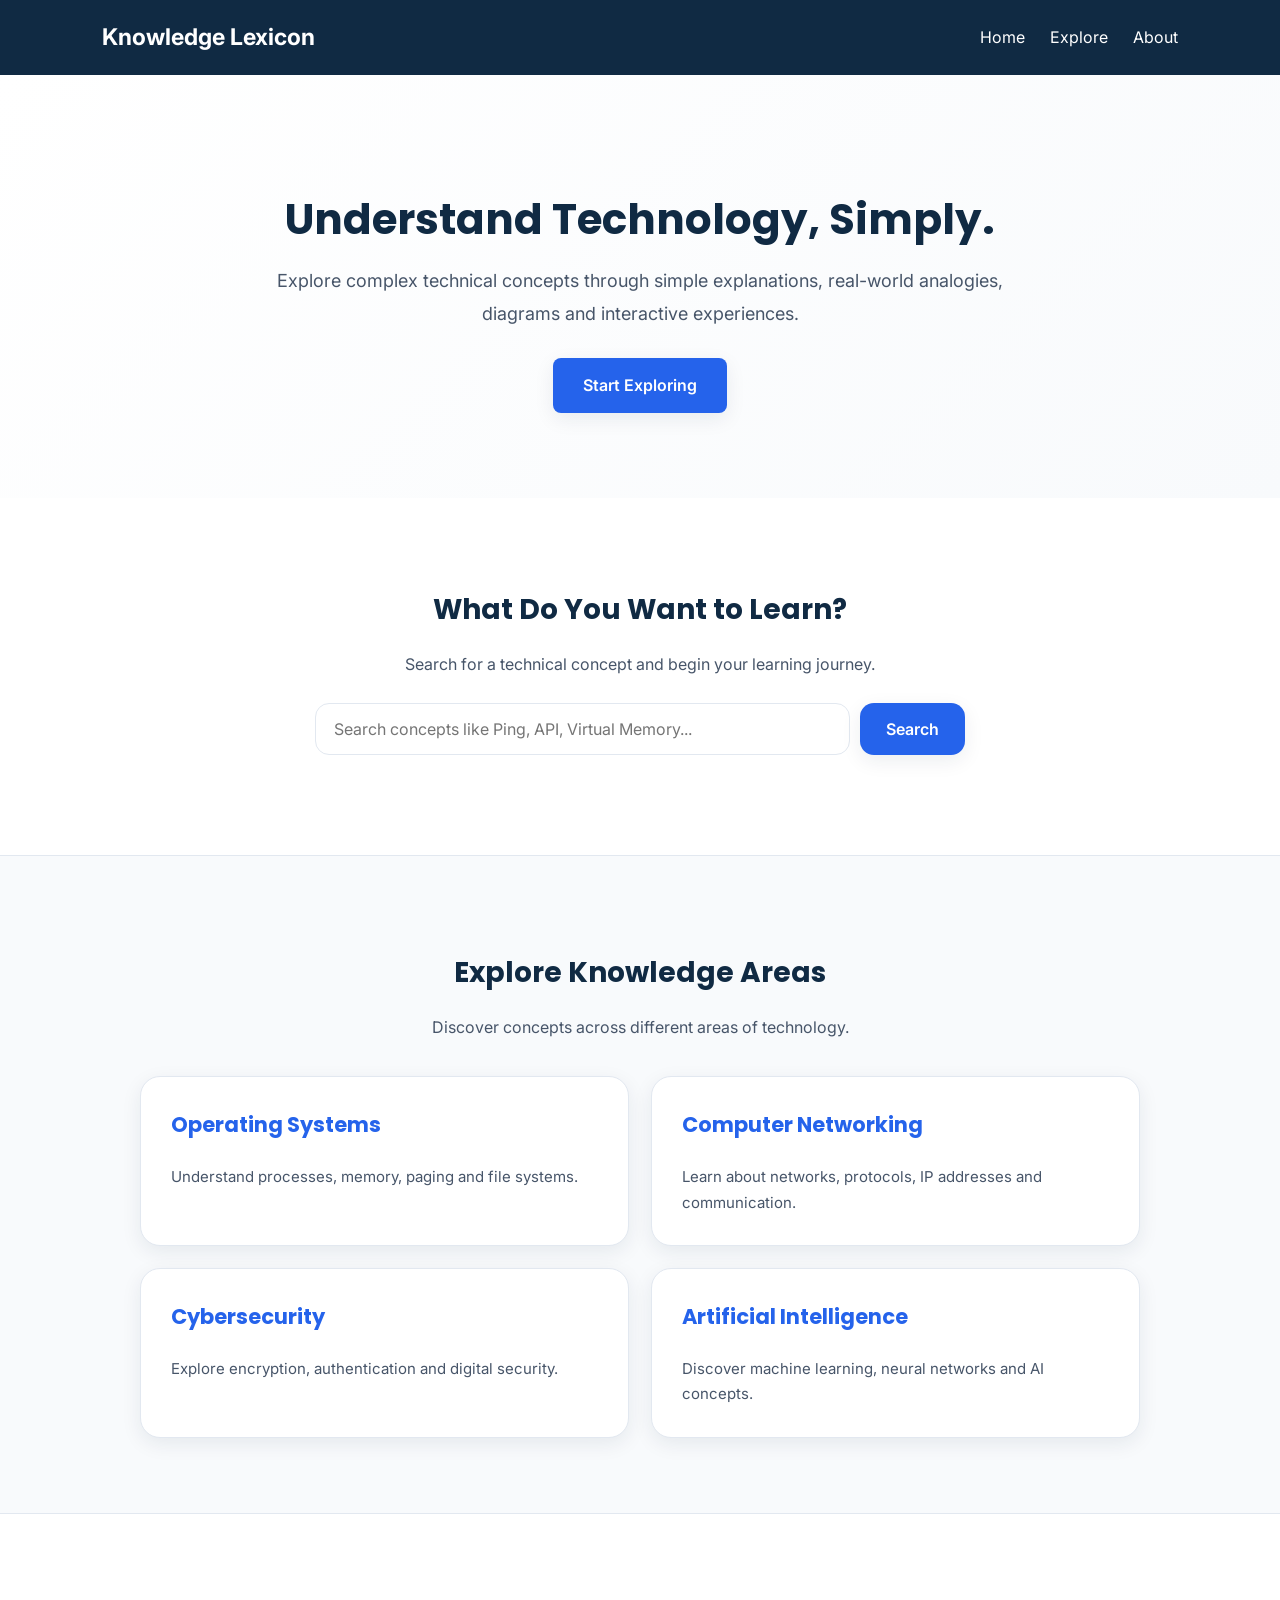
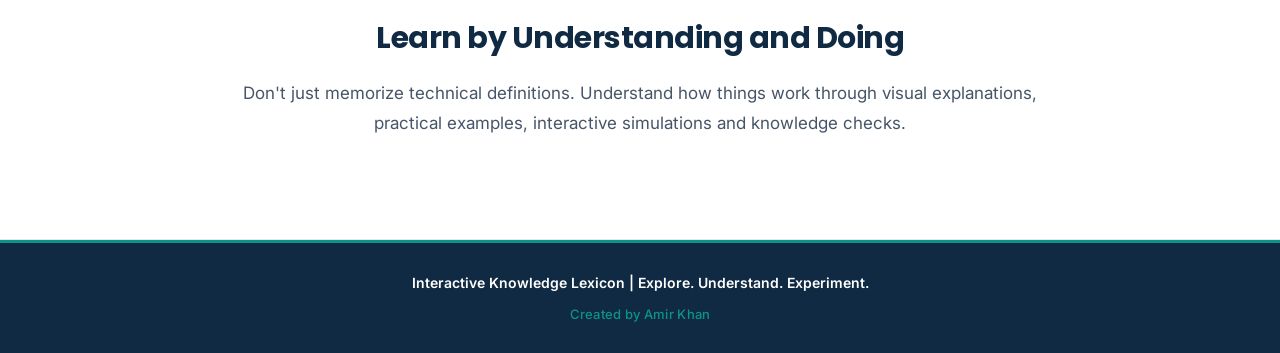
<file: index.html>
<!DOCTYPE html>
<html lang="en">

<head>
    <meta charset="UTF-8">
    <meta name="viewport" content="width=device-width, initial-scale=1.0">

    <title>Interactive Knowledge Lexicon</title>

    <link rel="preconnect" href="https://fonts.googleapis.com">
<link rel="preconnect" href="https://fonts.gstatic.com" crossorigin>
<link href="https://fonts.googleapis.com/css2?family=Inter:wght@400;500;600;700&family=Poppins:wght@400;500;600;700&display=swap" rel="stylesheet">  
    <link rel="stylesheet" href="css/style.css">
</head>

<body>

    <!-- 1. Navigation Bar -->

    <header class="navbar">

        <div class="logo">
            Knowledge Lexicon
        </div>

        <nav>
            <a href="#home">Home</a>
            <a href="#explore">Explore</a>
            <a href="#about">About</a>
        </nav>

    </header>


    <!-- 2. Welcome / Hero Section -->

    <main>

        <section class="hero" id="home">

            <h1>Understand Technology, Simply.</h1>

            <p>
                Explore complex technical concepts through
                simple explanations, real-world analogies,
                diagrams and interactive experiences.
            </p>

            <a href="#explore" class="explore-button">
                Start Exploring
            </a>

        </section>


        <!-- 3. Search Section -->

        <section class="search-section">

            <h2>What Do You Want to Learn?</h2>

            <p>
                Search for a technical concept
                and begin your learning journey.
            </p>

            <div class="search-box">

                <input
    type="search"
    id="conceptSearch"
    placeholder="Search concepts like Ping, API, Virtual Memory..."
>

                <button type="button" id="searchButton">Search</button>

            </div>

                        

            <!-- Area where search results will appear -->

            <div id="searchResults" class="search-results"></div>

        </section>


        <!-- 4. Knowledge Categories -->

        <section class="categories" id="explore">

            <h2>Explore Knowledge Areas</h2>

            <p>
                Discover concepts across different
                areas of technology.
            </p>

            <div class="category-container">

                <div class="category-card">
                    <h3>Operating Systems</h3>
                    <p>
                        Understand processes, memory,
                        paging and file systems.
                    </p>
                </div>

                <div class="category-card">
                    <h3>Computer Networking</h3>
                    <p>
                        Learn about networks, protocols,
                        IP addresses and communication.
                    </p>
                </div>

                <div class="category-card">
                    <h3>Cybersecurity</h3>
                    <p>
                        Explore encryption, authentication
                        and digital security.
                    </p>
                </div>

                <div class="category-card">
                    <h3>Artificial Intelligence</h3>
                    <p>
                        Discover machine learning,
                        neural networks and AI concepts.
                    </p>
                </div>

            </div>

        </section>


        <!-- 5. Interactive Learning Section -->

        <section class="learning-section" id="about">

            <h2>Learn by Understanding and Doing</h2>

            <p>
                Don't just memorize technical definitions.
                Understand how things work through
                visual explanations, practical examples,
                interactive simulations and knowledge checks.
            </p>

        </section>

    </main>



    <!-- 6. Footer -->

<footer>

    <p class="footer-brand">
        Interactive Knowledge Lexicon |
        Explore. Understand. Experiment.
    </p>

    <p class="footer-credit">
        Created by Amir Khan
    </p>

</footer>
    
<script src="js/script.js"></script>

    <script>
    // Open the homepage at the top when it loads or refreshes
    if ("scrollRestoration" in history) {
        history.scrollRestoration = "manual";
    }

    if (window.location.hash) {
        history.replaceState(
            null,
            "",
            window.location.pathname + window.location.search
        );
    }

    window.scrollTo(0, 0);
</script>
    

</body>
</html>
</file>
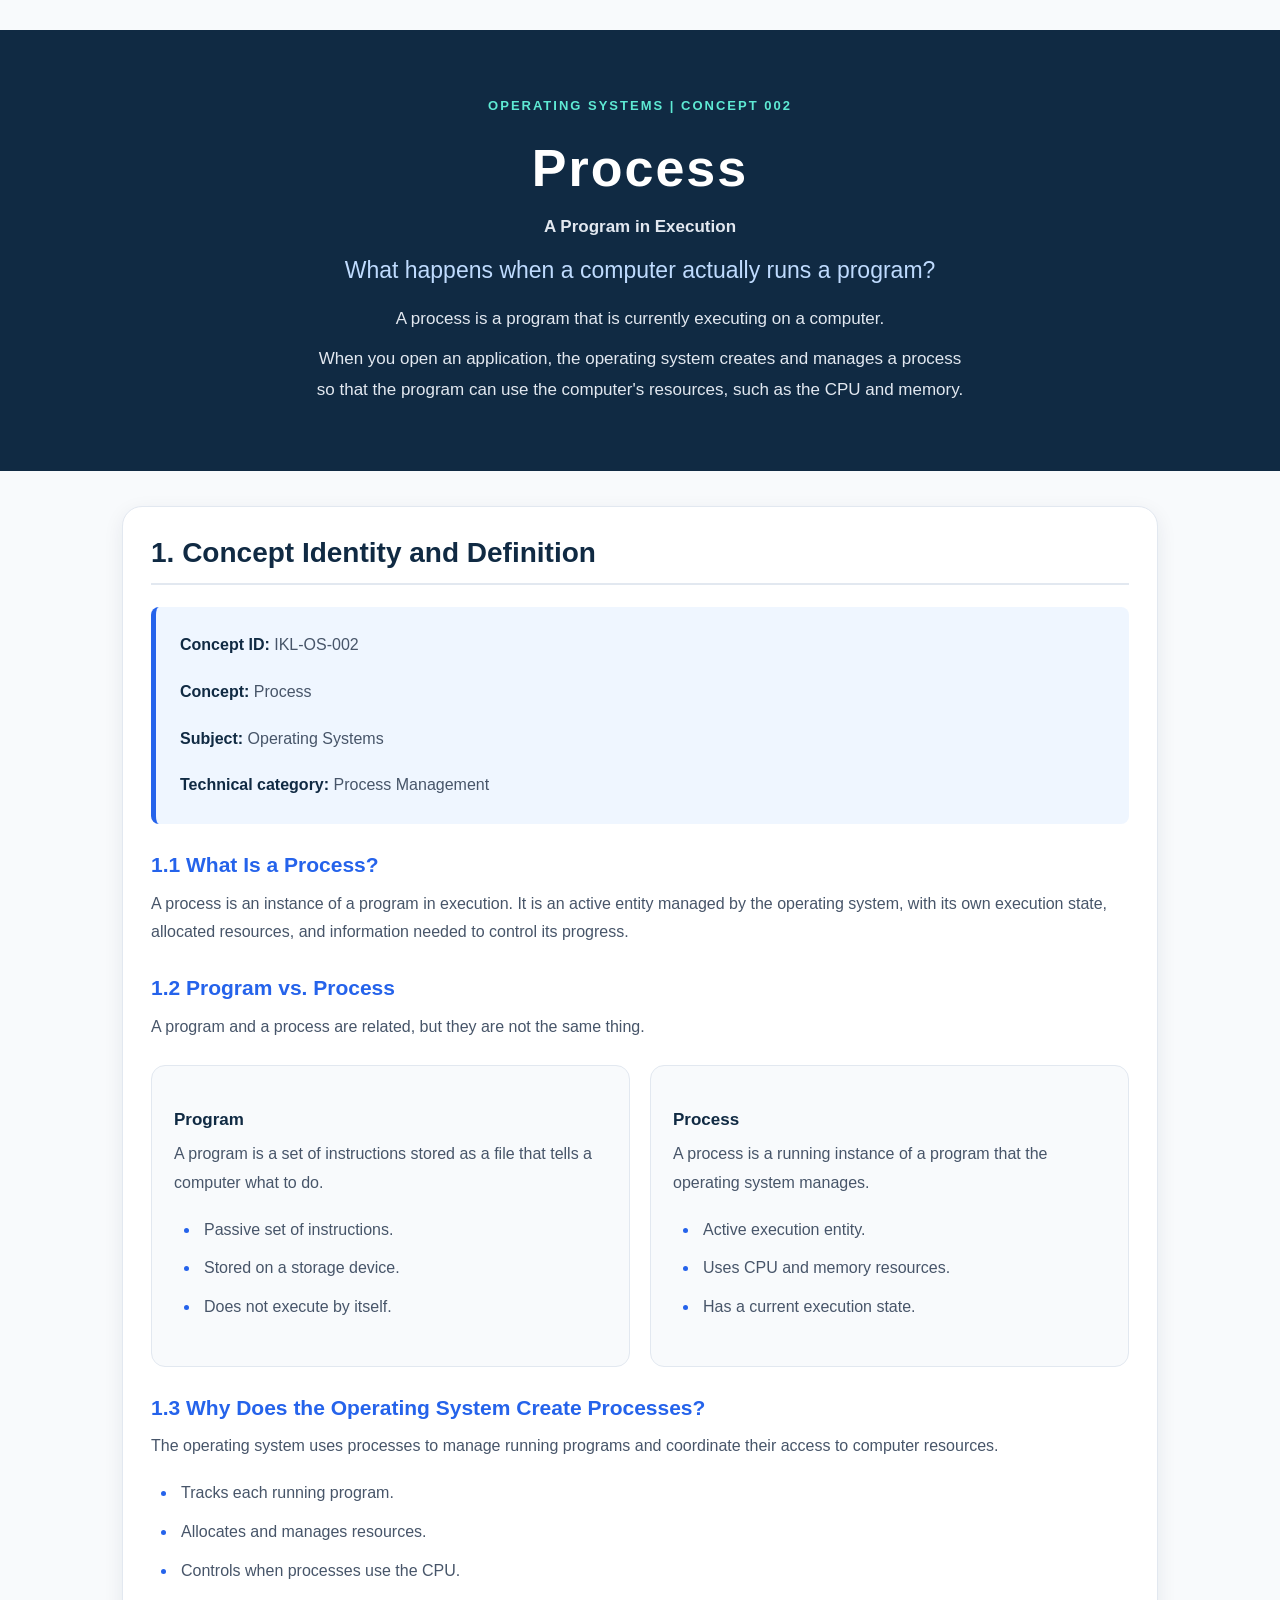
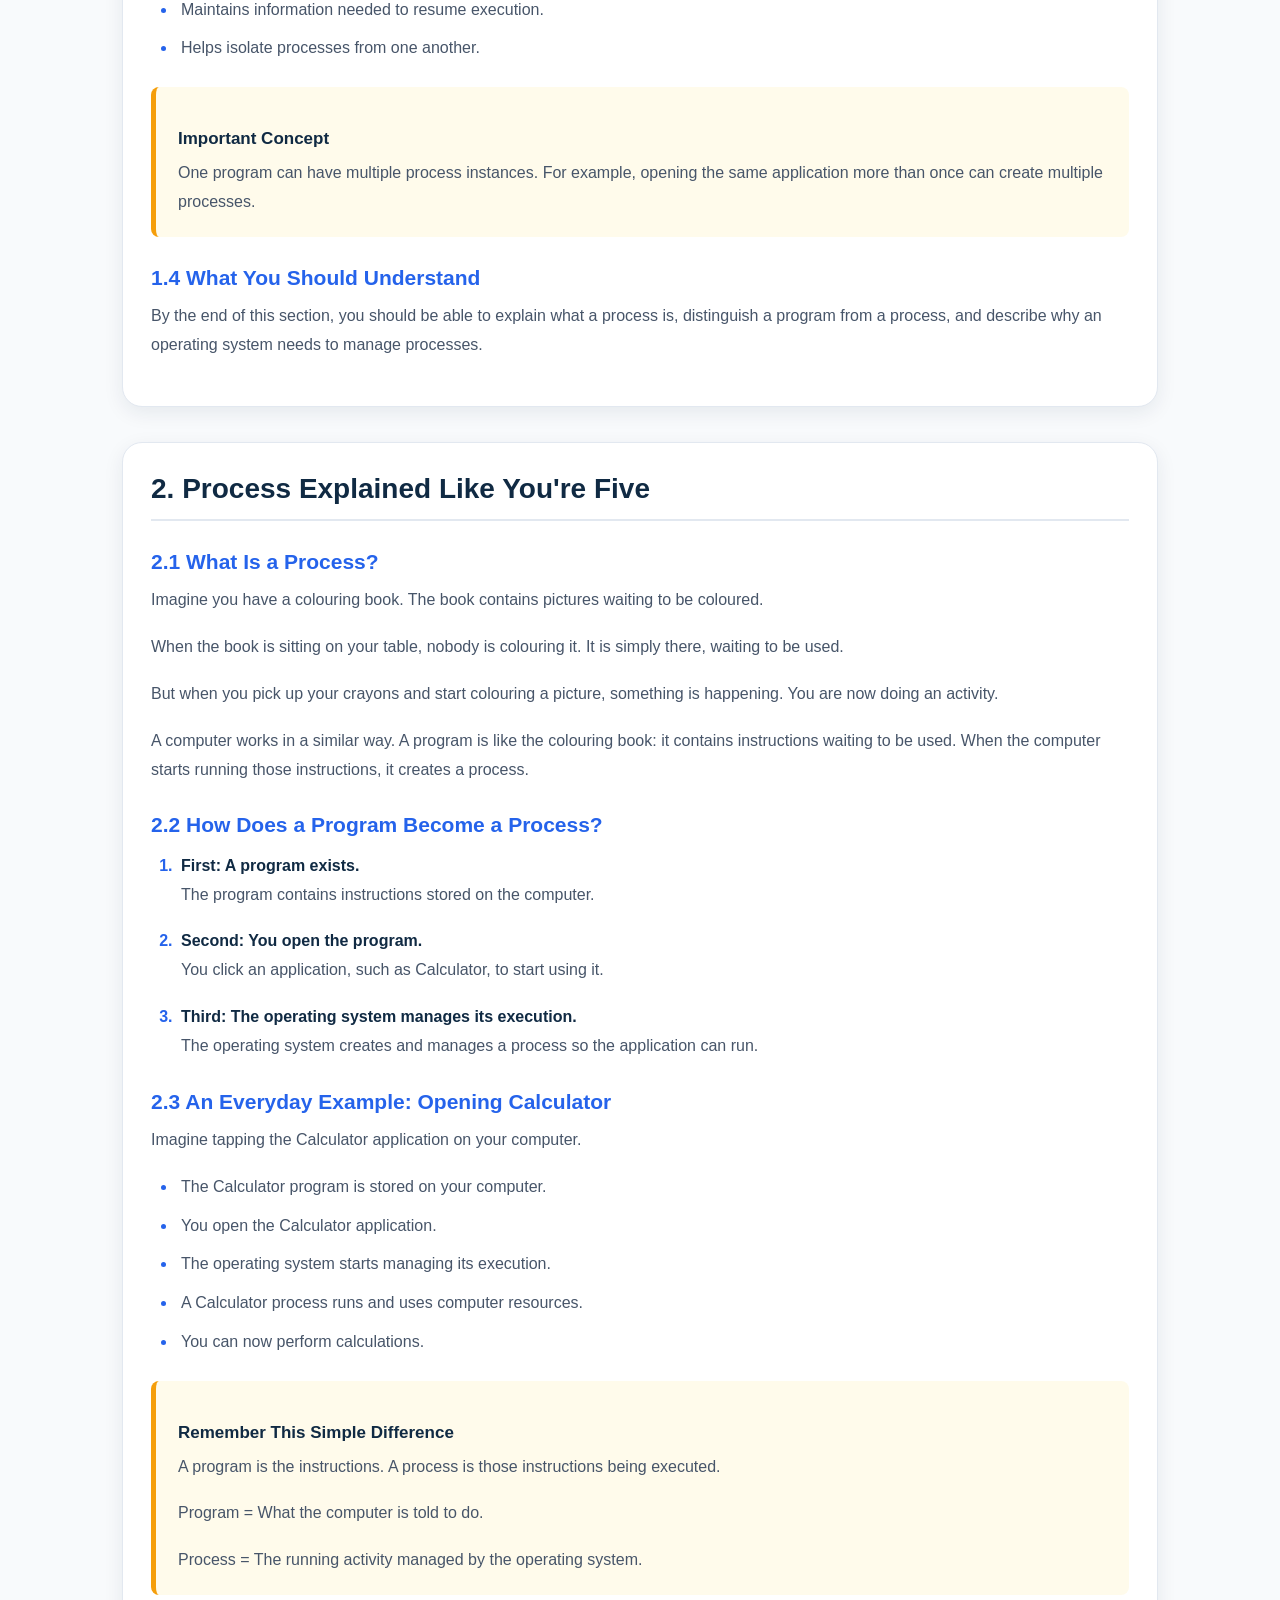
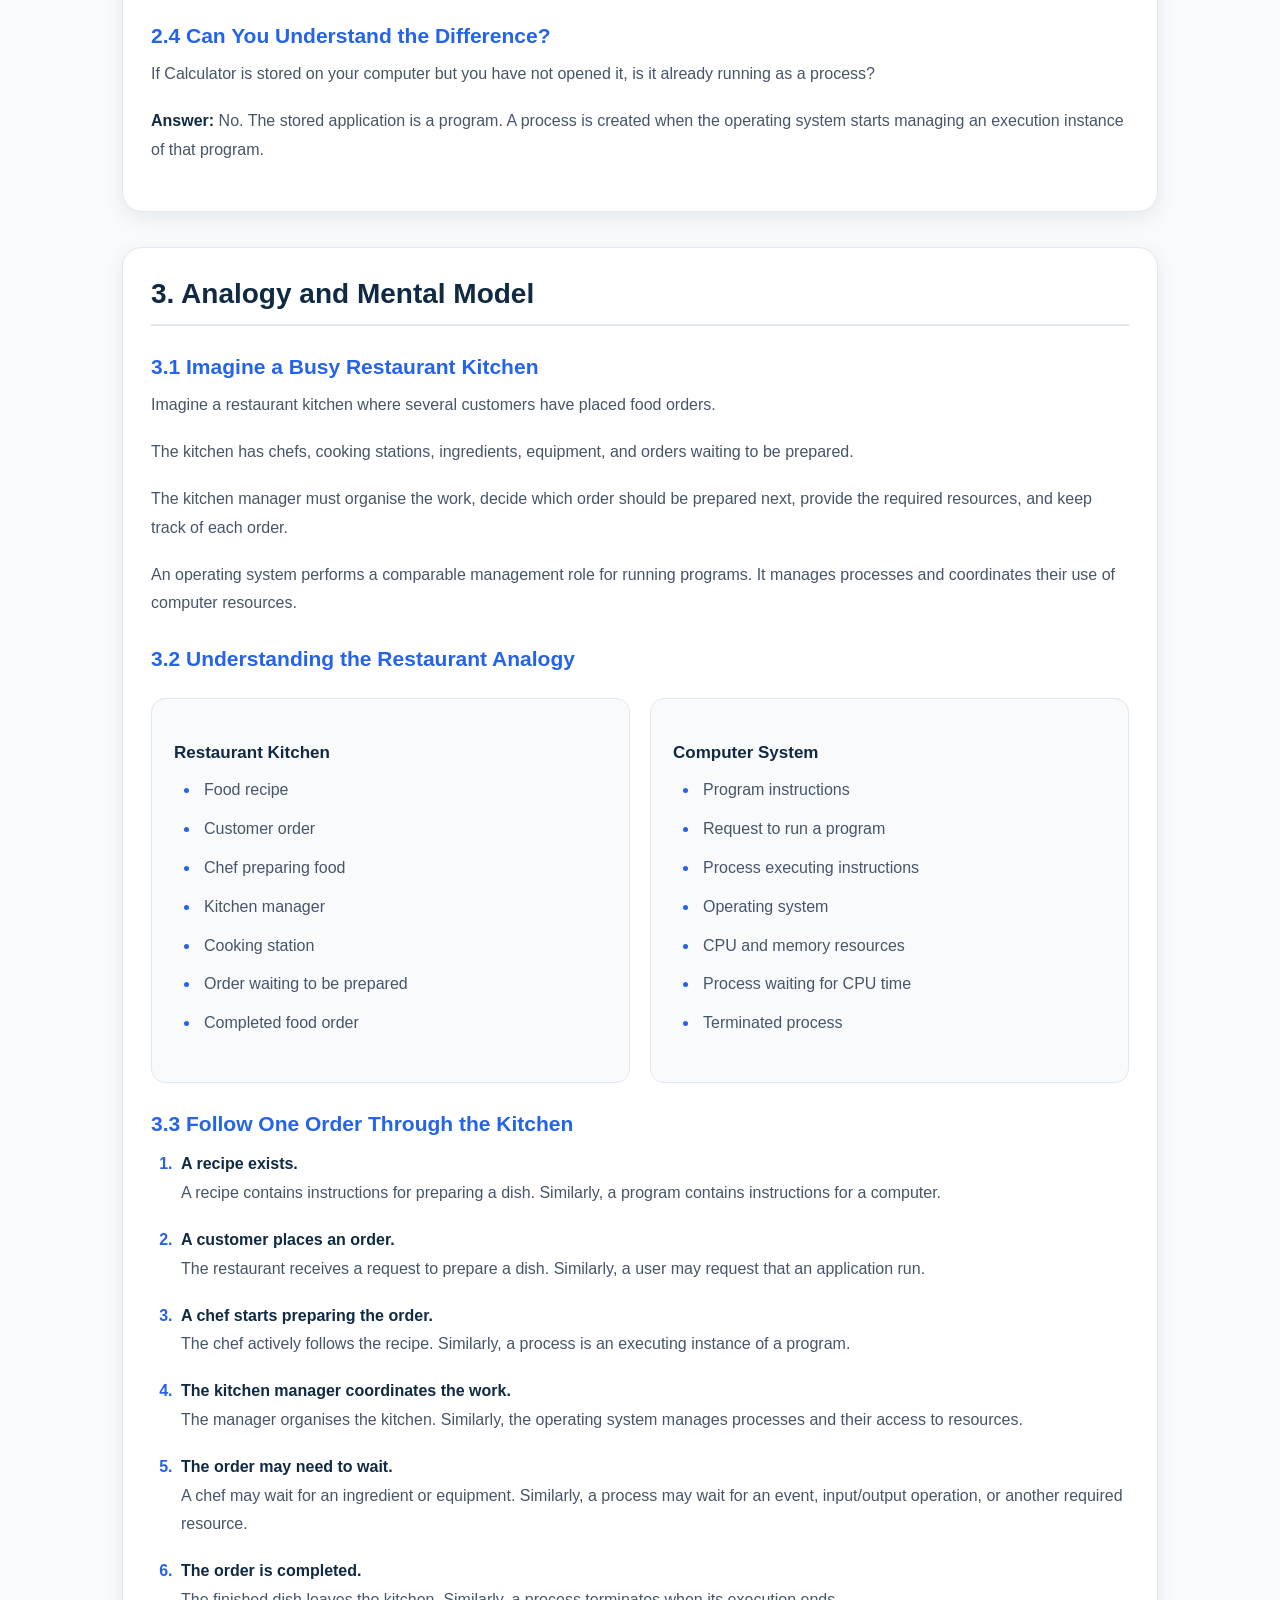
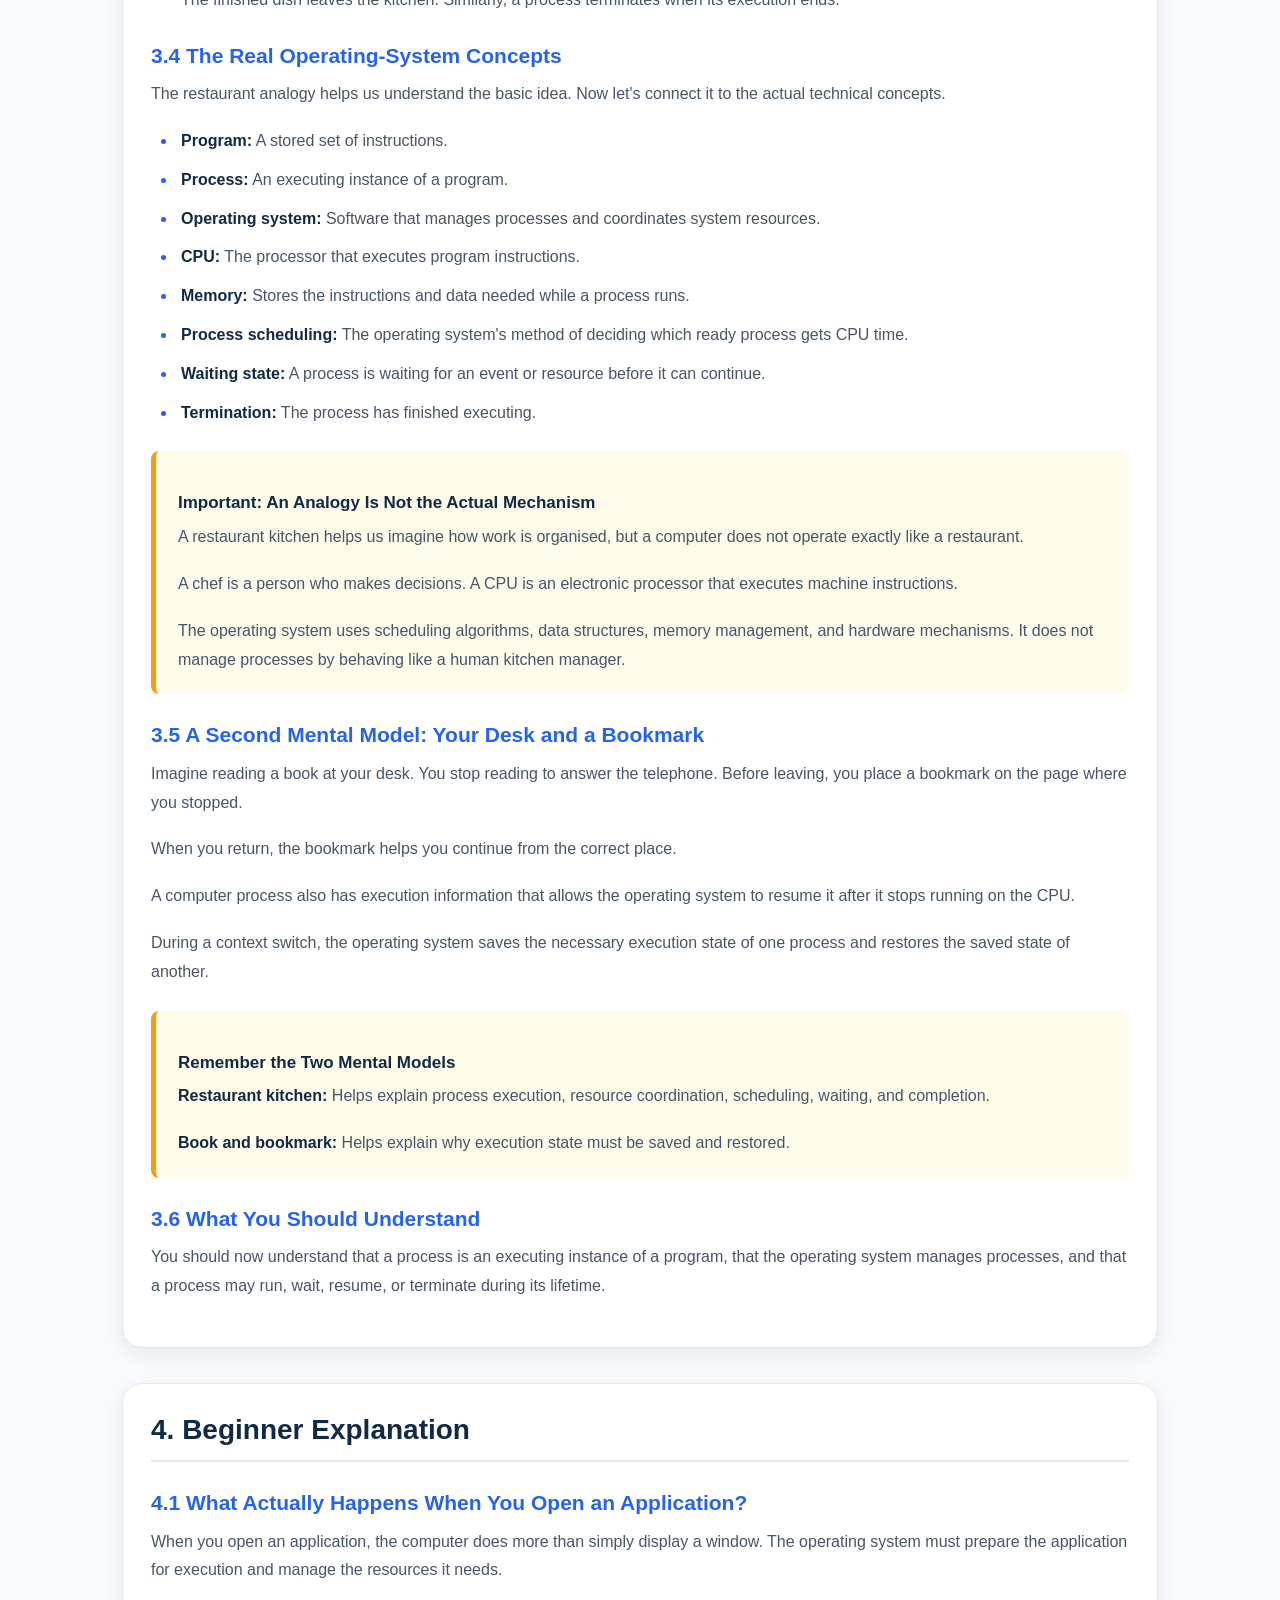
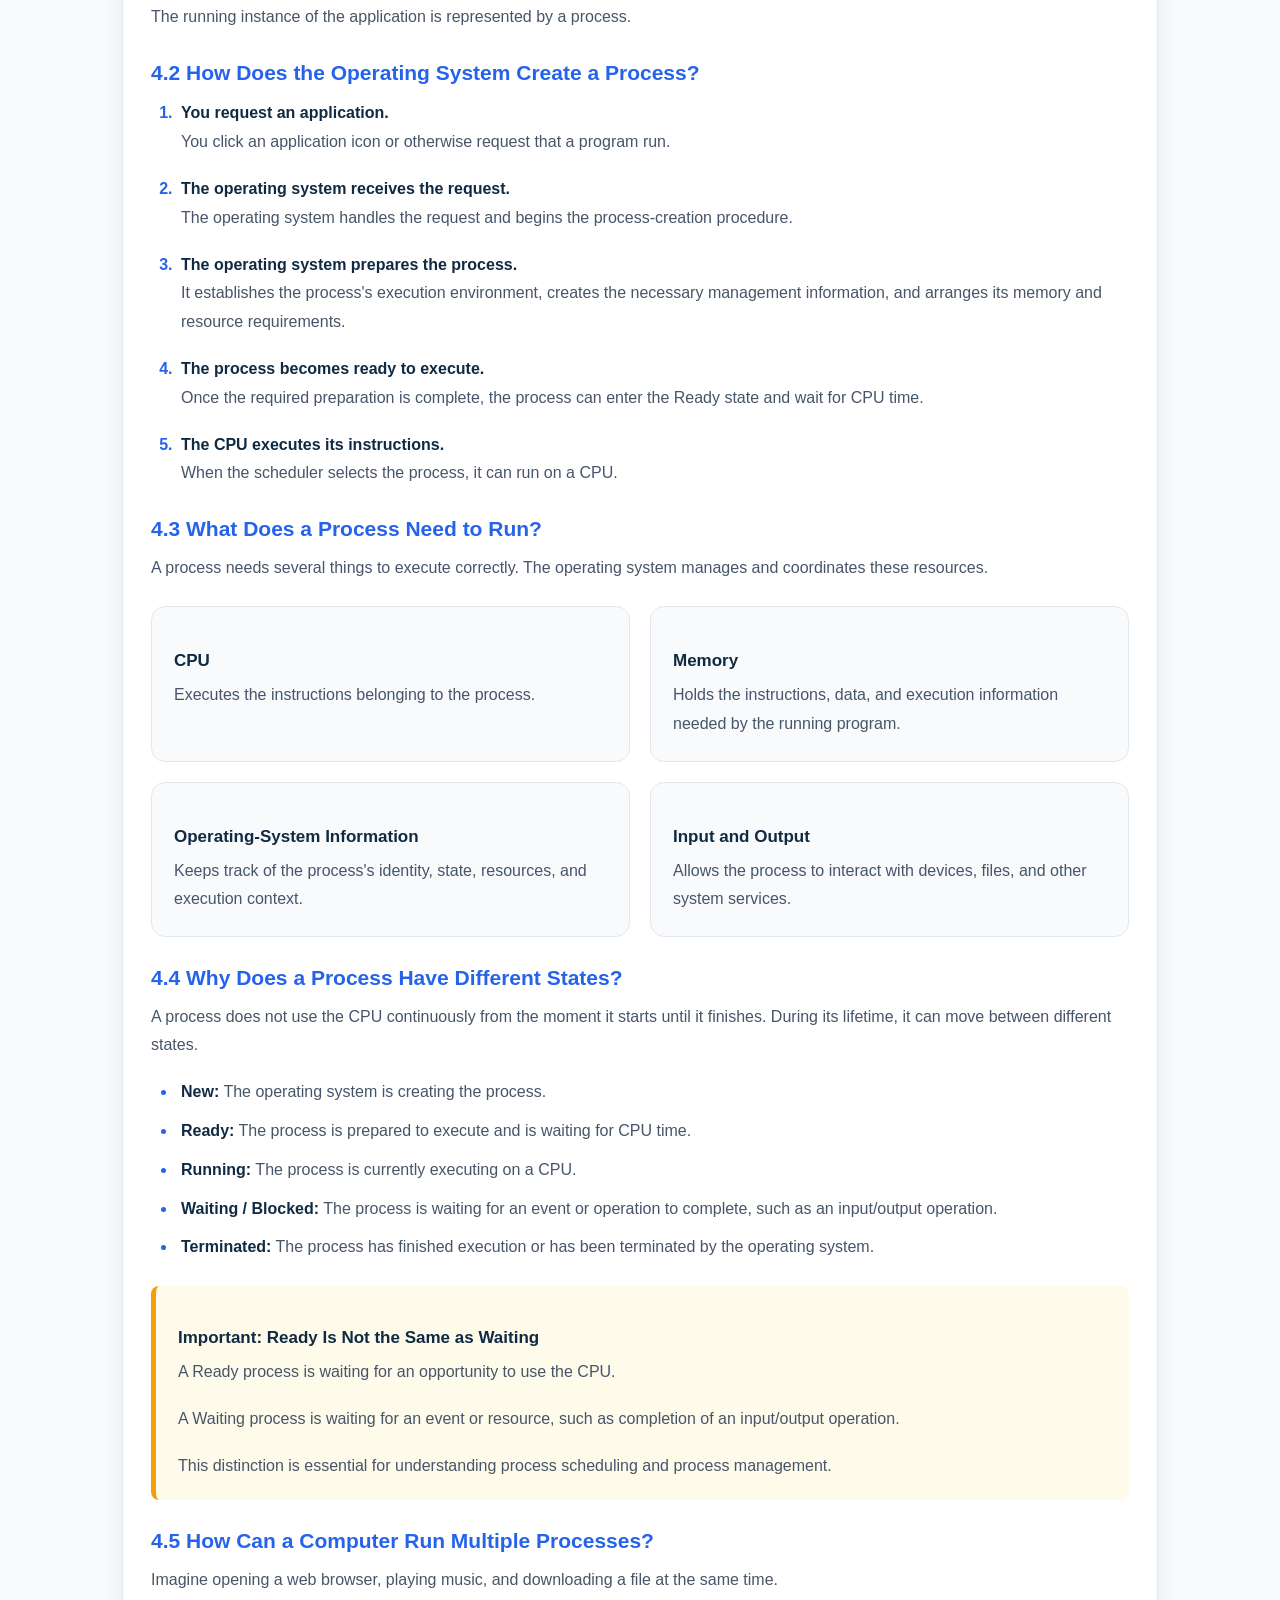
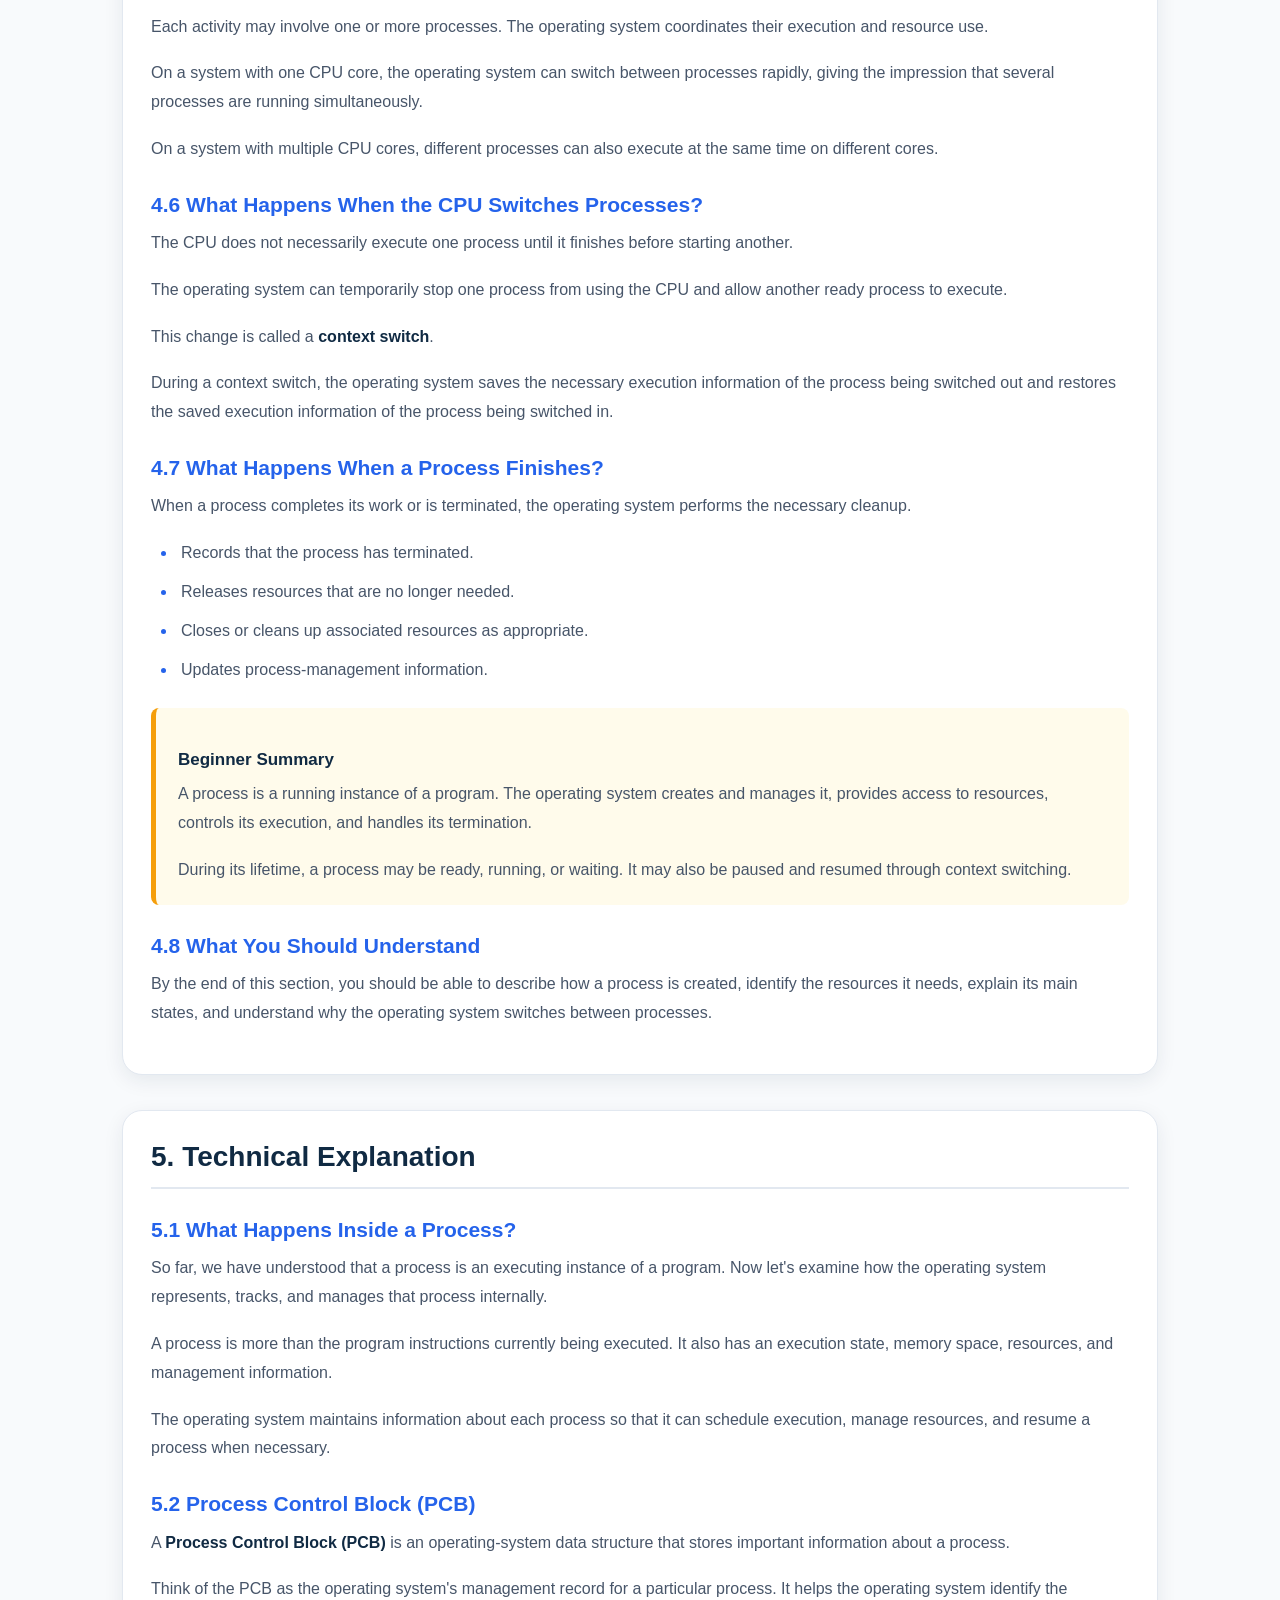
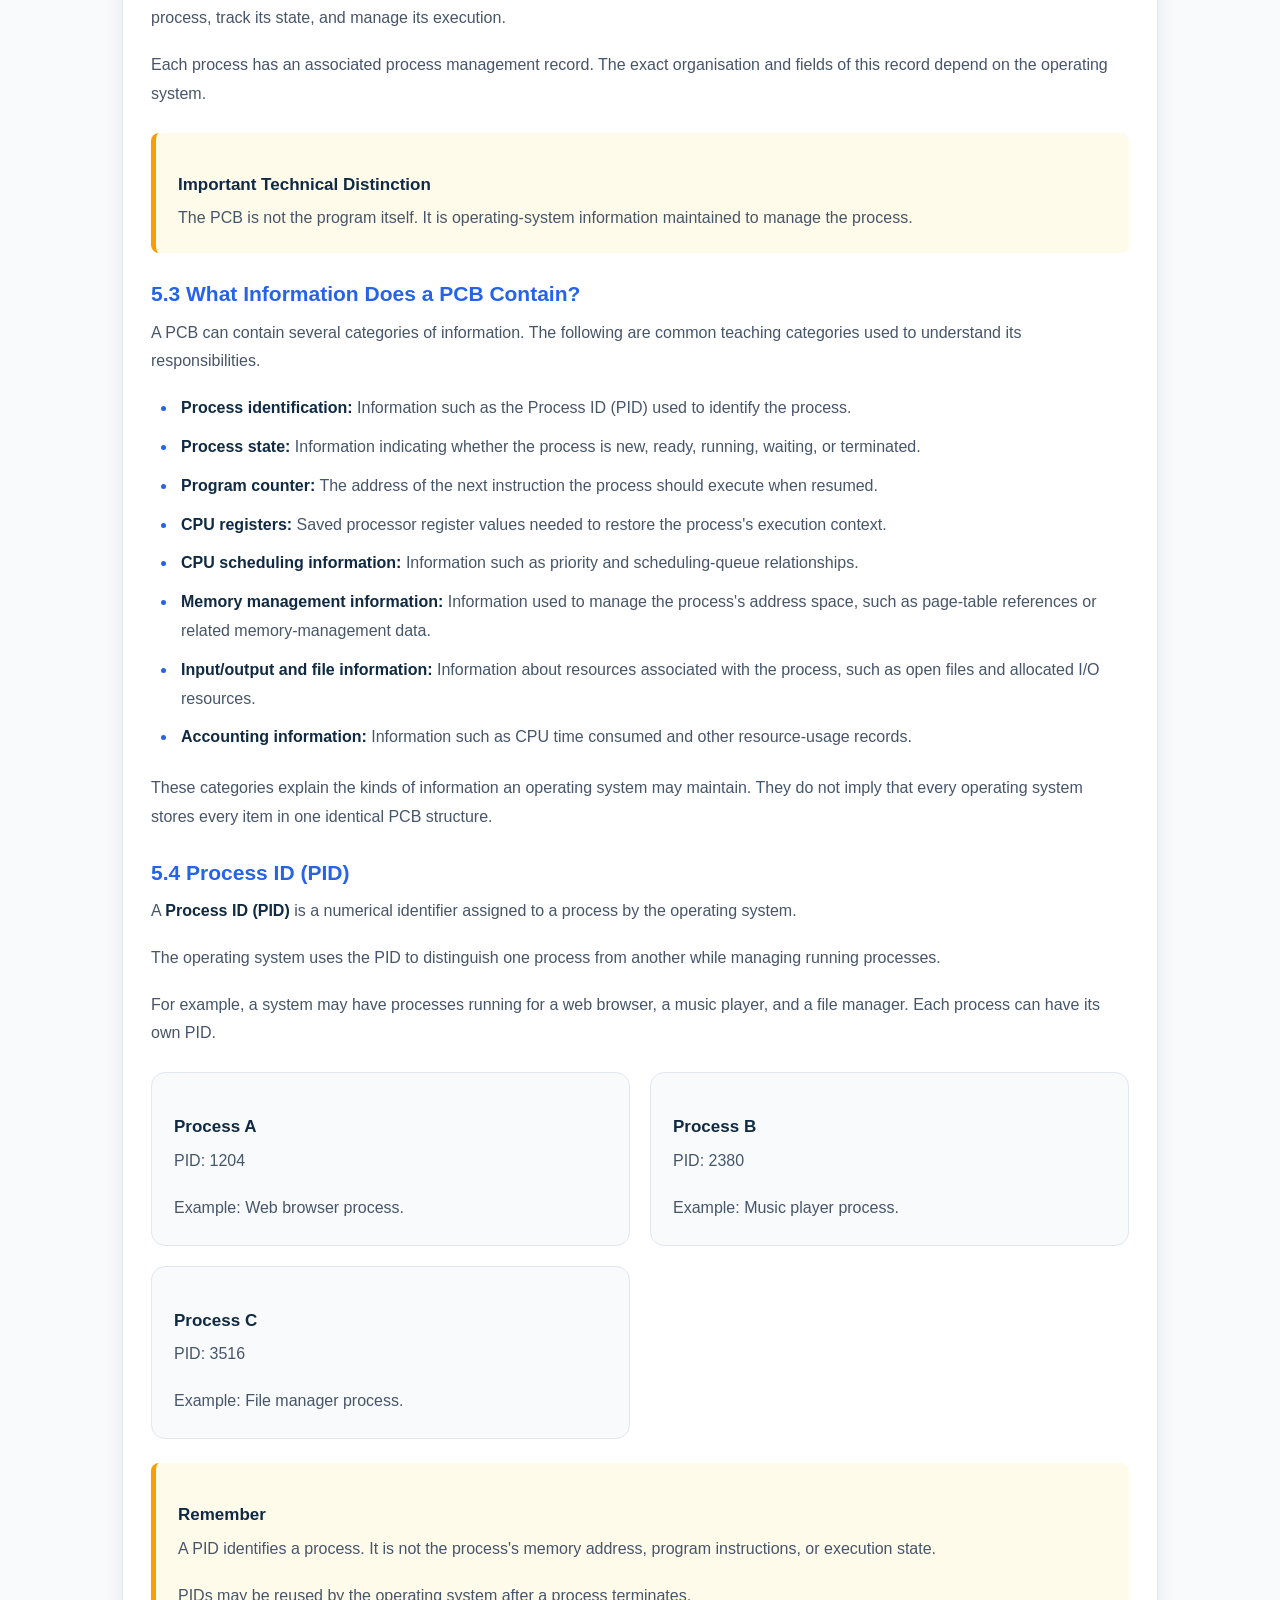
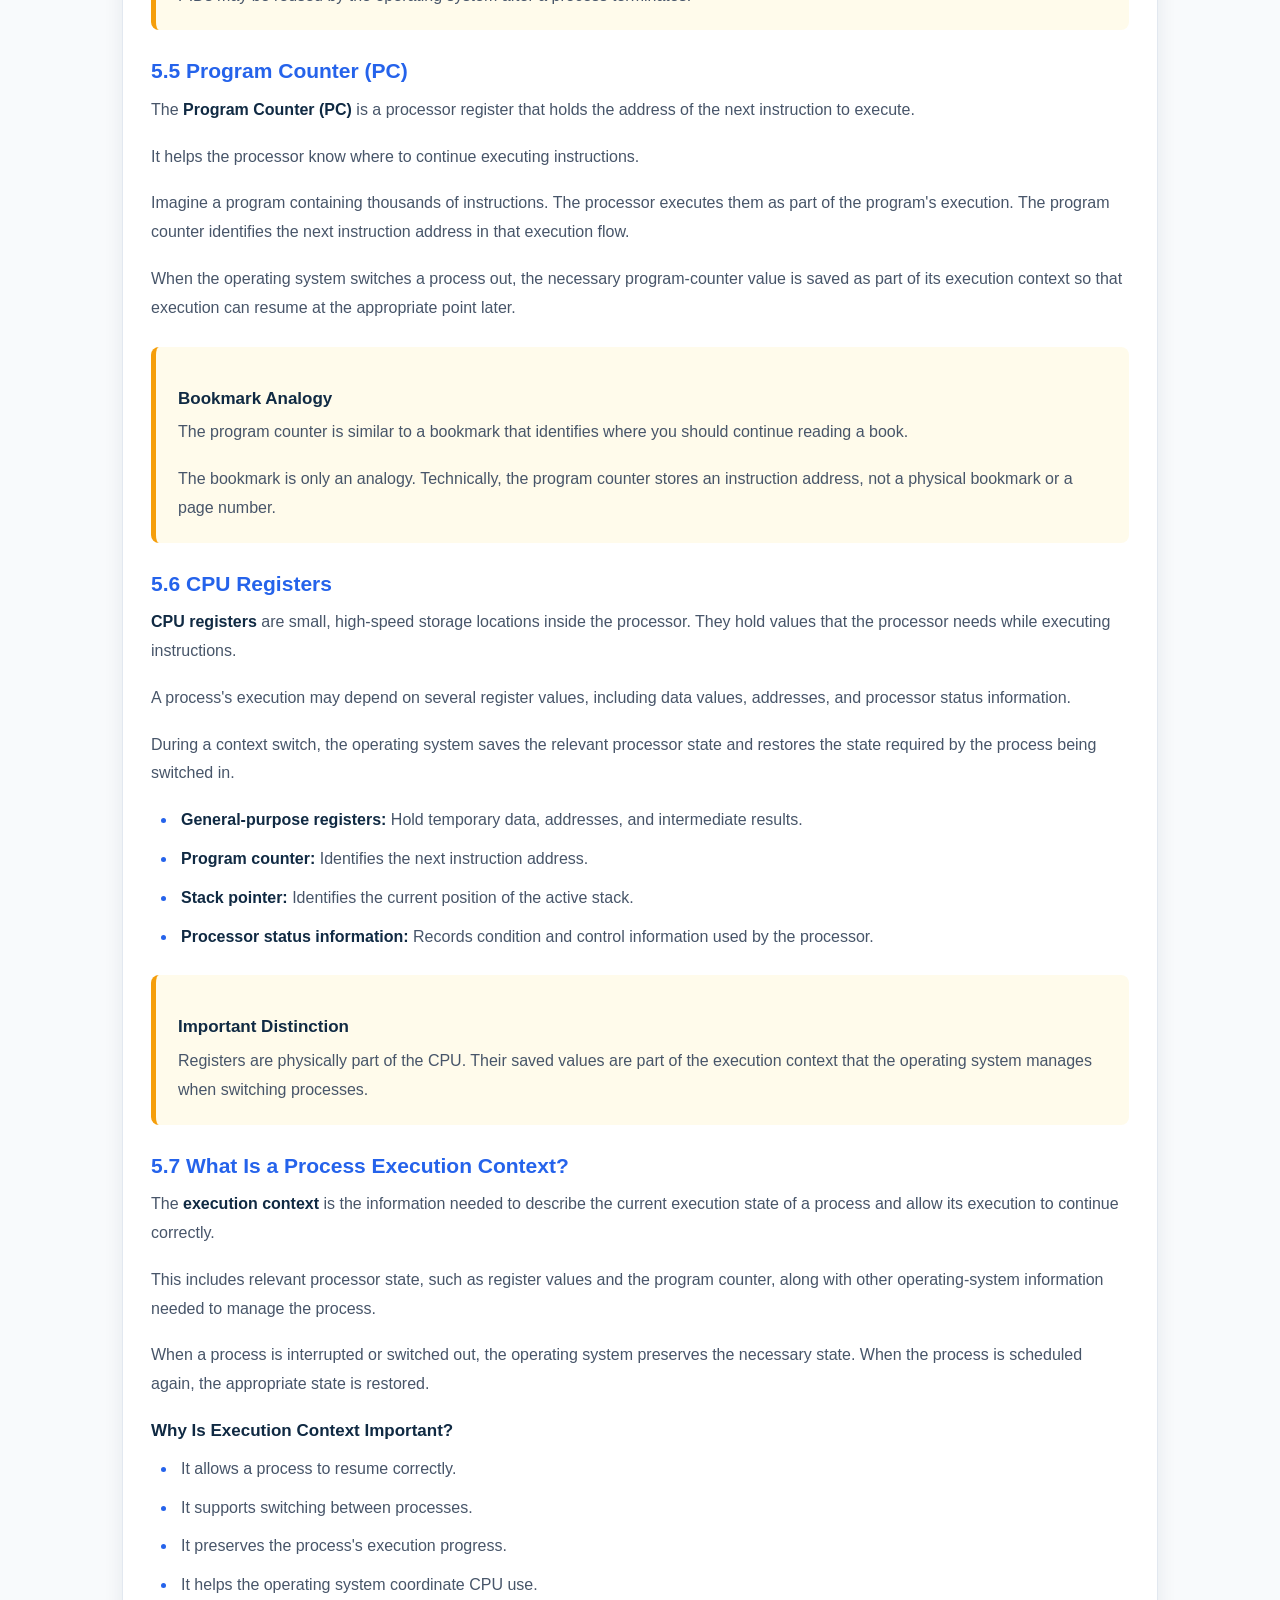
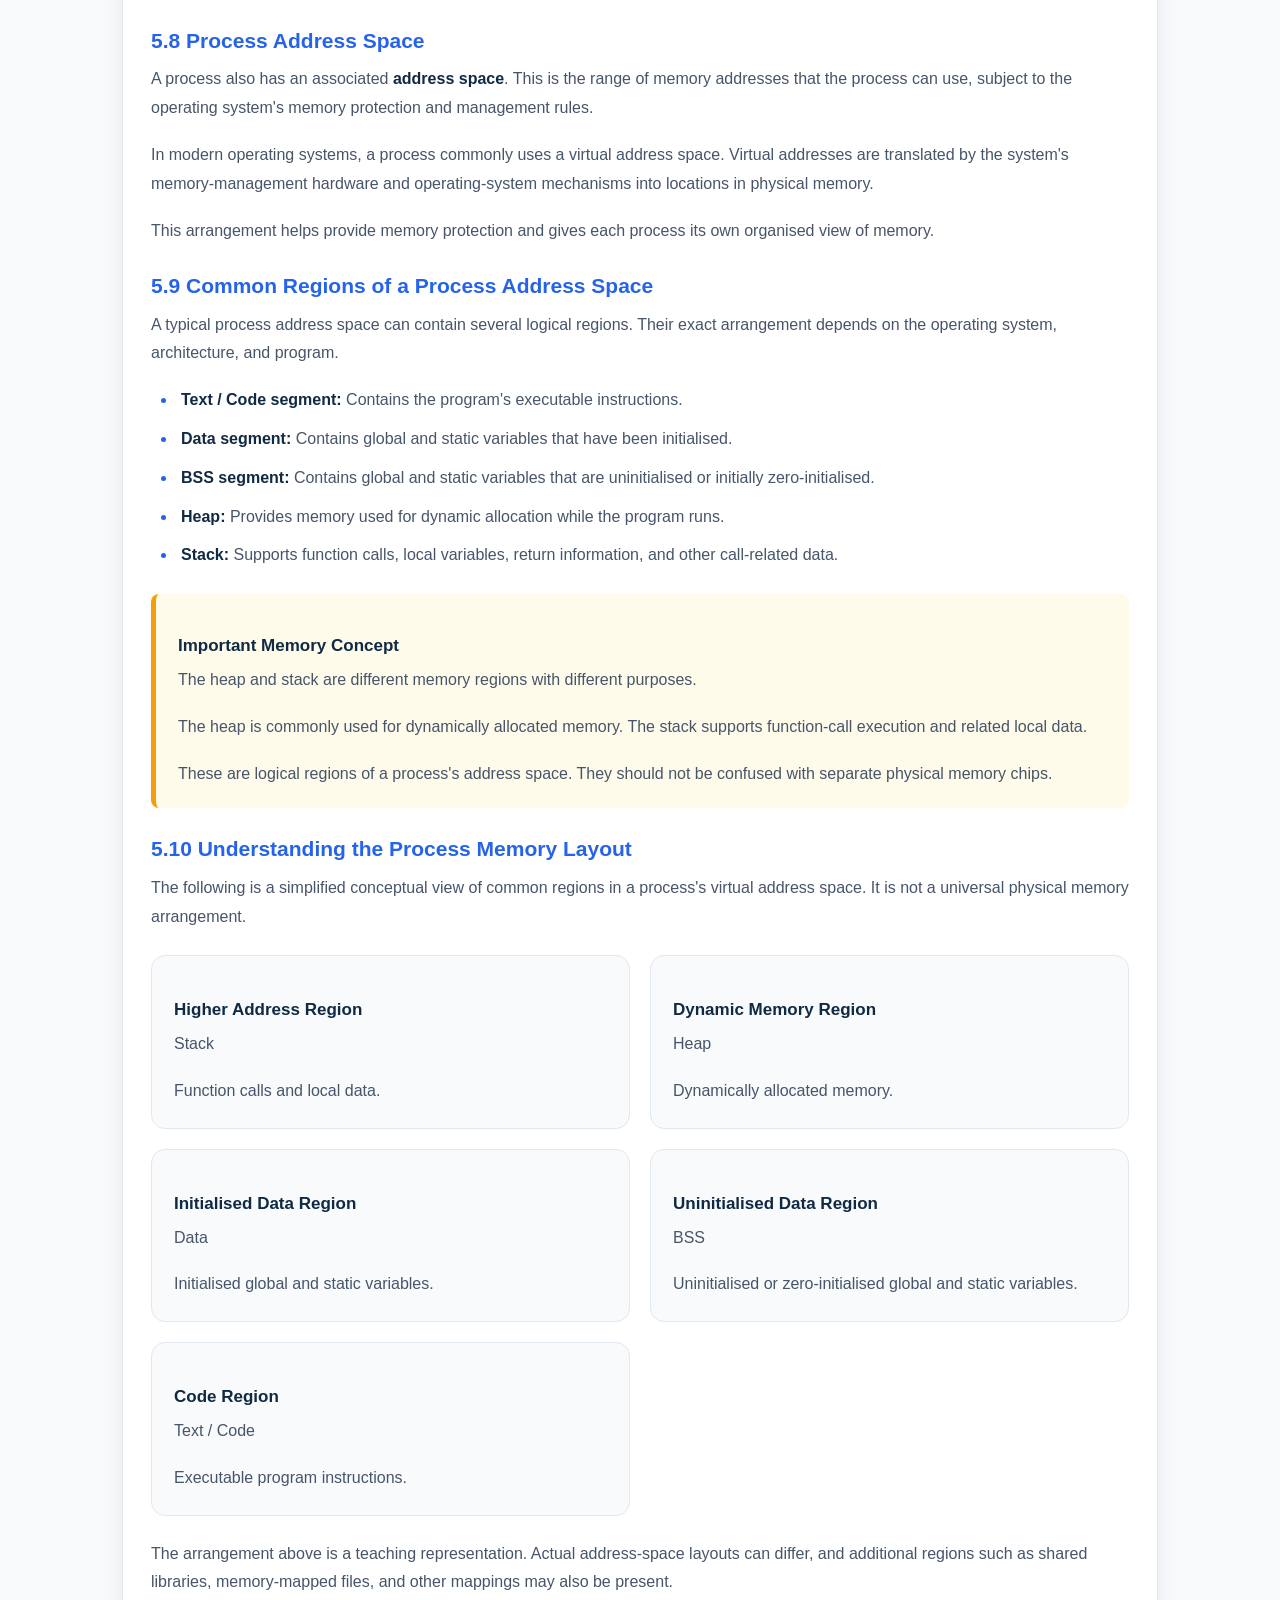
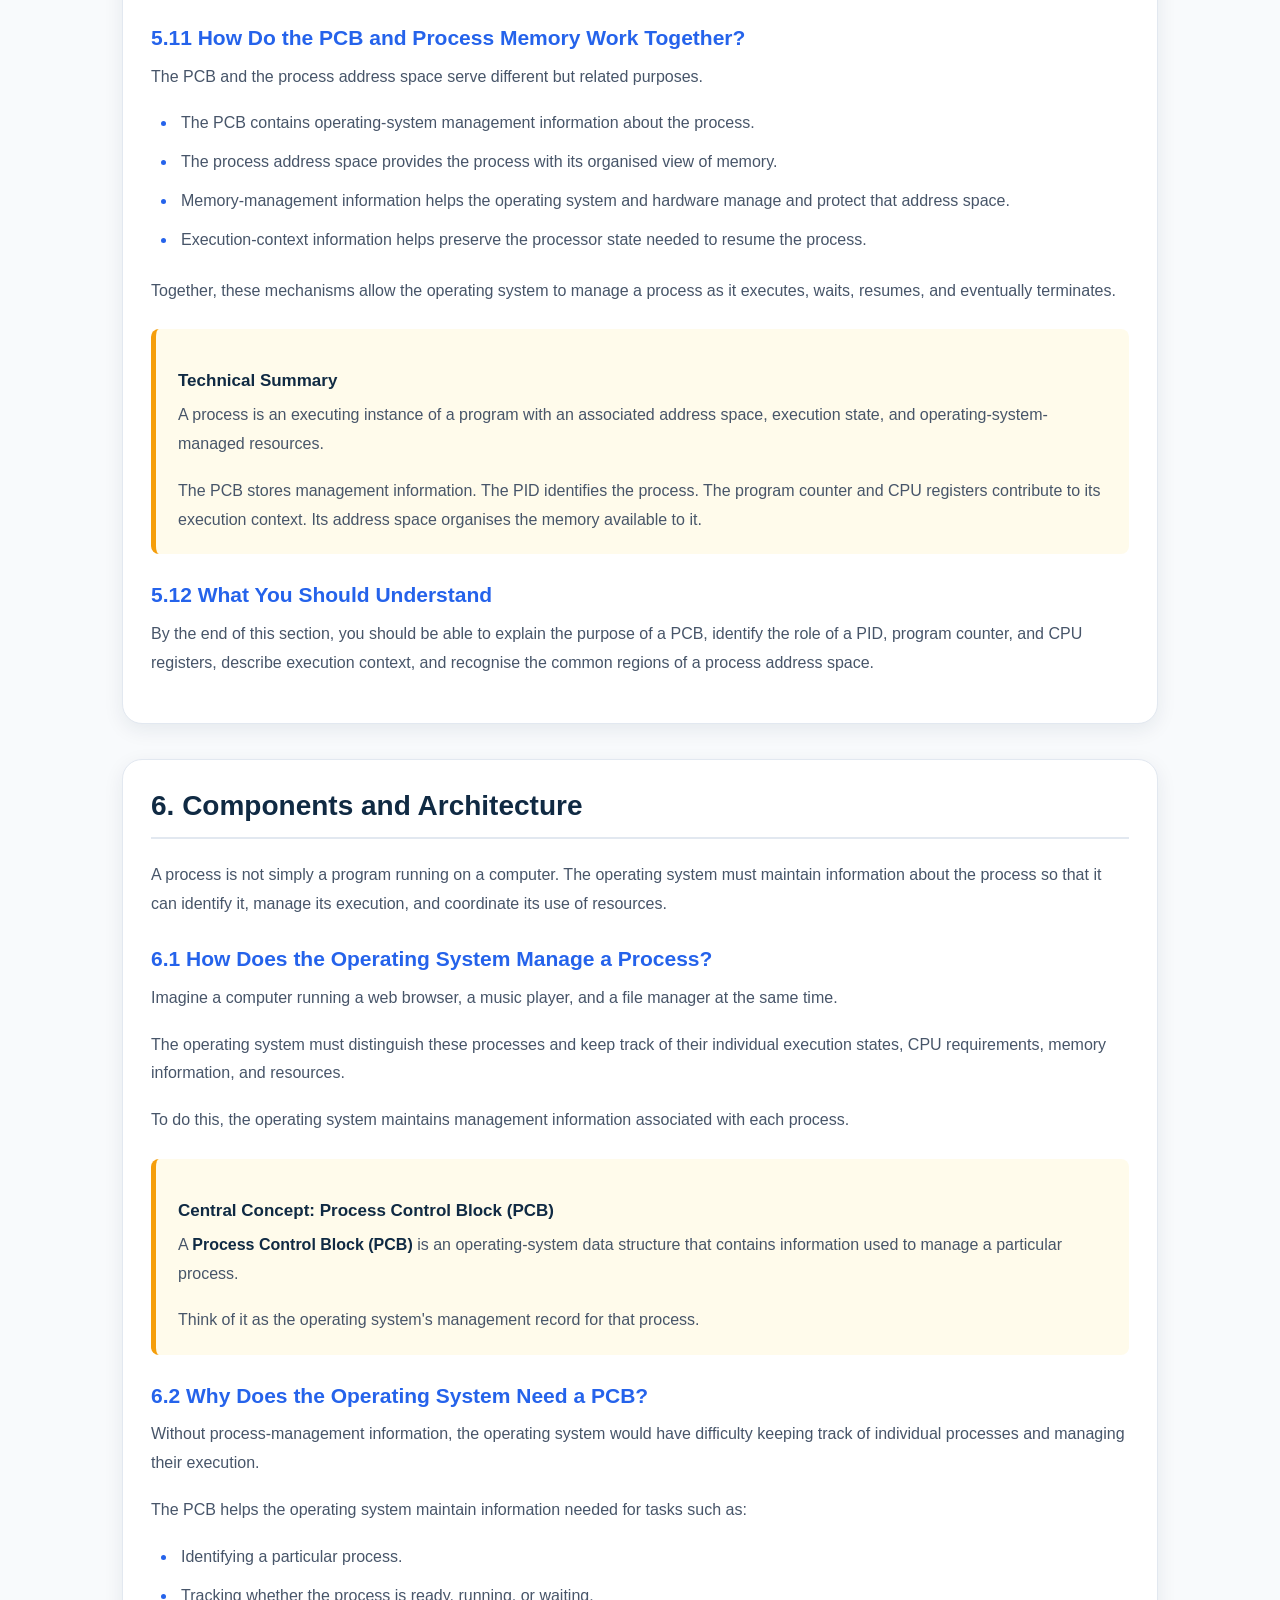
<file: concepts/Process.html>
<!DOCTYPE html>
<html lang="en">

<head>

    <!-- BLOCK 1: DOCUMENT CHARACTER ENCODING -->
    <meta charset="UTF-8">

    <!-- BLOCK 2: RESPONSIVE PAGE CONFIGURATION -->
    <meta name="viewport" content="width=device-width, initial-scale=1.0">

    <!-- BLOCK 3: PAGE TITLE -->
    <title>Process — Interactive Knowledge Lexicon</title>

    <!-- BLOCK 4: PROCESS PAGE STYLESHEET -->
    <link rel="stylesheet" href="../css/process.css">

</head>

<body>

    <!-- BLOCK 5: MAIN PAGE CONTAINER -->
    <main class="concept-page">

      
<!-- ================================================== -->
<!-- BLOCK 8: PROCESS CONCEPT IDENTITY AND PAGE HEADER  -->
<!-- ================================================== -->

<header class="concept-header">

    <!-- BLOCK 8.1: CONCEPT CLASSIFICATION -->

    <p class="concept-eyebrow">
        OPERATING SYSTEMS
        <span>|</span>
        CONCEPT 002
    </p>

    <!-- BLOCK 8.2: MAIN CONCEPT TITLE -->

    <h1>Process</h1>

    <!-- BLOCK 8.3: CONCEPT SUBTITLE -->

    <p class="concept-subtitle">
        A Program in Execution
    </p>

    <!-- BLOCK 8.4: GUIDING QUESTION -->

    <p class="concept-guiding-question">
        What happens when a computer actually runs a program?
    </p>

    <!-- BLOCK 8.5: INTRODUCTION -->

    <div class="concept-introduction">

        <p>
            A process is a program that is currently
            executing on a computer.
        </p>

        <p>
            When you open an application, the operating
            system creates and manages a process so that
            the program can use the computer's resources,
            such as the CPU and memory.
        </p>

    </div>

</header>

<!-- END BLOCK 8: PROCESS CONCEPT IDENTITY AND PAGE HEADER -->

      
<!-- ================================================== -->
<!-- SECTION 1: CONCEPT IDENTITY AND DEFINITION         -->
<!-- ================================================== -->

<section id="concept-identity" class="concept-section">

    <!-- BLOCK 1.1: SECTION HEADING -->

    <h2>1. Concept Identity and Definition</h2>

    <!-- BLOCK 1.2: CONCEPT IDENTIFICATION -->

    <div class="concept-identity-card">

        <p><strong>Concept ID:</strong> IKL-OS-002</p>

        <p><strong>Concept:</strong> Process</p>

        <p><strong>Subject:</strong> Operating Systems</p>

        <p><strong>Technical category:</strong> Process Management</p>

    </div>

    <!-- BLOCK 1.3: FORMAL DEFINITION -->

    <h3>1.1 What Is a Process?</h3>

    <p>
        A process is an instance of a program in execution.
        It is an active entity managed by the operating
        system, with its own execution state, allocated
        resources, and information needed to control
        its progress.
    </p>

    <!-- BLOCK 1.4: PROGRAM VERSUS PROCESS -->

    <h3>1.2 Program vs. Process</h3>

    <p>
        A program and a process are related, but they
        are not the same thing.
    </p>

    <div class="concept-comparison">

        <div class="comparison-item">

            <h4>Program</h4>

            <p>
                A program is a set of instructions stored
                as a file that tells a computer what to do.
            </p>

            <ul>
                <li>Passive set of instructions.</li>
                <li>Stored on a storage device.</li>
                <li>Does not execute by itself.</li>
            </ul>

        </div>

        <div class="comparison-item">

            <h4>Process</h4>

            <p>
                A process is a running instance of a
                program that the operating system manages.
            </p>

            <ul>
                <li>Active execution entity.</li>
                <li>Uses CPU and memory resources.</li>
                <li>Has a current execution state.</li>
            </ul>

        </div>

    </div>

    <!-- BLOCK 1.5: WHY A PROCESS EXISTS -->

    <h3>1.3 Why Does the Operating System Create Processes?</h3>

    <p>
        The operating system uses processes to manage
        running programs and coordinate their access
        to computer resources.
    </p>

    <ul>
        <li>Tracks each running program.</li>
        <li>Allocates and manages resources.</li>
        <li>Controls when processes use the CPU.</li>
        <li>Maintains information needed to resume execution.</li>
        <li>Helps isolate processes from one another.</li>
    </ul>

    <!-- BLOCK 1.6: IMPORTANT DISTINCTION -->

    <div class="concept-note">

        <h4>Important Concept</h4>

        <p>
            One program can have multiple process instances.
            For example, opening the same application more
            than once can create multiple processes.
        </p>

    </div>

    <!-- BLOCK 1.7: SECTION LEARNING OUTCOME -->

    <h3>1.4 What You Should Understand</h3>

    <p>
        By the end of this section, you should be able to
        explain what a process is, distinguish a program
        from a process, and describe why an operating
        system needs to manage processes.
    </p>

</section>

<!-- END SECTION 1: CONCEPT IDENTITY AND DEFINITION -->

      
<!-- ================================================== -->
<!-- SECTION 2: PROCESS EXPLAINED LIKE YOU ARE FIVE     -->
<!-- ================================================== -->

<section id="first-grader-explanation" class="concept-section">

    <!-- BLOCK 2.1: SECTION HEADING -->

    <h2>2. Process Explained Like You're Five</h2>

    <!-- BLOCK 2.2: SIMPLE EXPLANATION -->

    <h3>2.1 What Is a Process?</h3>

    <p>
        Imagine you have a colouring book.
        The book contains pictures waiting to be coloured.
    </p>

    <p>
        When the book is sitting on your table,
        nobody is colouring it. It is simply there,
        waiting to be used.
    </p>

    <p>
        But when you pick up your crayons and start
        colouring a picture, something is happening.
        You are now doing an activity.
    </p>

    <p>
        A computer works in a similar way.
        A program is like the colouring book:
        it contains instructions waiting to be used.
        When the computer starts running those
        instructions, it creates a process.
    </p>

    <!-- BLOCK 2.3: THREE SIMPLE STEPS -->

    <h3>2.2 How Does a Program Become a Process?</h3>

    <ol>

        <li>
            <strong>First: A program exists.</strong>

            <p>
                The program contains instructions
                stored on the computer.
            </p>
        </li>

        <li>
            <strong>Second: You open the program.</strong>

            <p>
                You click an application, such as
                Calculator, to start using it.
            </p>
        </li>

        <li>
            <strong>Third: The operating system manages
            its execution.</strong>

            <p>
                The operating system creates and manages
                a process so the application can run.
            </p>
        </li>

    </ol>

    <!-- BLOCK 2.4: EVERYDAY COMPUTER EXAMPLE -->

    <h3>2.3 An Everyday Example: Opening Calculator</h3>

    <p>
        Imagine tapping the Calculator application
        on your computer.
    </p>

    <ul>
        <li>The Calculator program is stored on your computer.</li>
        <li>You open the Calculator application.</li>
        <li>The operating system starts managing its execution.</li>
        <li>A Calculator process runs and uses computer resources.</li>
        <li>You can now perform calculations.</li>
    </ul>

    <!-- BLOCK 2.5: IMPORTANT SIMPLE DISTINCTION -->

    <div class="concept-note">

        <h4>Remember This Simple Difference</h4>

        <p>
            A program is the instructions.
            A process is those instructions being executed.
        </p>

        <p>
            Program = What the computer is told to do.
        </p>

        <p>
            Process = The running activity managed
            by the operating system.
        </p>

    </div>

    <!-- BLOCK 2.6: QUICK UNDERSTANDING CHECK -->

    <h3>2.4 Can You Understand the Difference?</h3>

    <p>
        If Calculator is stored on your computer
        but you have not opened it, is it already
        running as a process?
    </p>

    <p>
        <strong>Answer:</strong> No. The stored application
        is a program. A process is created when the
        operating system starts managing an execution
        instance of that program.
    </p>

</section>

<!-- END SECTION 2: PROCESS EXPLAINED LIKE YOU ARE FIVE -->

      
<!-- ================================================== -->
<!-- SECTION 3: ANALOGY AND MENTAL MODEL                -->
<!-- ================================================== -->

<section id="analogy-mental-model" class="concept-section">

    <!-- BLOCK 3.1: SECTION HEADING -->

    <h2>3. Analogy and Mental Model</h2>

    <!-- BLOCK 3.2: INTRODUCTION TO THE ANALOGY -->

    <h3>3.1 Imagine a Busy Restaurant Kitchen</h3>

    <p>
        Imagine a restaurant kitchen where several
        customers have placed food orders.
    </p>

    <p>
        The kitchen has chefs, cooking stations,
        ingredients, equipment, and orders waiting
        to be prepared.
    </p>

    <p>
        The kitchen manager must organise the work,
        decide which order should be prepared next,
        provide the required resources, and keep
        track of each order.
    </p>

    <p>
        An operating system performs a comparable
        management role for running programs.
        It manages processes and coordinates their
        use of computer resources.
    </p>

    <!-- BLOCK 3.3: RESTAURANT ANALOGY COMPONENTS -->

    <h3>3.2 Understanding the Restaurant Analogy</h3>

    <div class="concept-comparison">

        <div class="comparison-item">

            <h4>Restaurant Kitchen</h4>

            <ul>
                <li>Food recipe</li>
                <li>Customer order</li>
                <li>Chef preparing food</li>
                <li>Kitchen manager</li>
                <li>Cooking station</li>
                <li>Order waiting to be prepared</li>
                <li>Completed food order</li>
            </ul>

        </div>

        <div class="comparison-item">

            <h4>Computer System</h4>

            <ul>
                <li>Program instructions</li>
                <li>Request to run a program</li>
                <li>Process executing instructions</li>
                <li>Operating system</li>
                <li>CPU and memory resources</li>
                <li>Process waiting for CPU time</li>
                <li>Terminated process</li>
            </ul>

        </div>

    </div>

    <!-- BLOCK 3.4: HOW THE ANALOGY WORKS -->

    <h3>3.3 Follow One Order Through the Kitchen</h3>

    <ol>

        <li>
            <strong>A recipe exists.</strong>

            <p>
                A recipe contains instructions for
                preparing a dish. Similarly, a program
                contains instructions for a computer.
            </p>
        </li>

        <li>
            <strong>A customer places an order.</strong>

            <p>
                The restaurant receives a request
                to prepare a dish. Similarly, a user
                may request that an application run.
            </p>
        </li>

        <li>
            <strong>A chef starts preparing the order.</strong>

            <p>
                The chef actively follows the recipe.
                Similarly, a process is an executing
                instance of a program.
            </p>
        </li>

        <li>
            <strong>The kitchen manager coordinates the work.</strong>

            <p>
                The manager organises the kitchen.
                Similarly, the operating system manages
                processes and their access to resources.
            </p>
        </li>

        <li>
            <strong>The order may need to wait.</strong>

            <p>
                A chef may wait for an ingredient or
                equipment. Similarly, a process may wait
                for an event, input/output operation,
                or another required resource.
            </p>
        </li>

        <li>
            <strong>The order is completed.</strong>

            <p>
                The finished dish leaves the kitchen.
                Similarly, a process terminates when
                its execution ends.
            </p>
        </li>

    </ol>

    <!-- BLOCK 3.5: CONNECTING THE ANALOGY TO REAL CONCEPTS -->

    <h3>3.4 The Real Operating-System Concepts</h3>

    <p>
        The restaurant analogy helps us understand
        the basic idea. Now let's connect it to the
        actual technical concepts.
    </p>

    <ul>
        <li>
            <strong>Program:</strong>
            A stored set of instructions.
        </li>

        <li>
            <strong>Process:</strong>
            An executing instance of a program.
        </li>

        <li>
            <strong>Operating system:</strong>
            Software that manages processes and
            coordinates system resources.
        </li>

        <li>
            <strong>CPU:</strong>
            The processor that executes program instructions.
        </li>

        <li>
            <strong>Memory:</strong>
            Stores the instructions and data needed
            while a process runs.
        </li>

        <li>
            <strong>Process scheduling:</strong>
            The operating system's method of deciding
            which ready process gets CPU time.
        </li>

        <li>
            <strong>Waiting state:</strong>
            A process is waiting for an event or
            resource before it can continue.
        </li>

        <li>
            <strong>Termination:</strong>
            The process has finished executing.
        </li>
    </ul>

    <!-- BLOCK 3.6: IMPORTANT LIMITATION OF THE ANALOGY -->

    <div class="concept-note">

        <h4>Important: An Analogy Is Not the Actual Mechanism</h4>

        <p>
            A restaurant kitchen helps us imagine how
            work is organised, but a computer does not
            operate exactly like a restaurant.
        </p>

        <p>
            A chef is a person who makes decisions.
            A CPU is an electronic processor that
            executes machine instructions.
        </p>

        <p>
            The operating system uses scheduling
            algorithms, data structures, memory
            management, and hardware mechanisms.
            It does not manage processes by behaving
            like a human kitchen manager.
        </p>

    </div>

    <!-- BLOCK 3.7: SECOND MENTAL MODEL -->

    <h3>3.5 A Second Mental Model: Your Desk and a Bookmark</h3>

    <p>
        Imagine reading a book at your desk.
        You stop reading to answer the telephone.
        Before leaving, you place a bookmark on the
        page where you stopped.
    </p>

    <p>
        When you return, the bookmark helps you
        continue from the correct place.
    </p>

    <p>
        A computer process also has execution
        information that allows the operating system
        to resume it after it stops running on the CPU.
    </p>

    <p>
        During a context switch, the operating system
        saves the necessary execution state of one
        process and restores the saved state of another.
    </p>

    <!-- BLOCK 3.8: ANALOGY SUMMARY -->

    <div class="concept-note">

        <h4>Remember the Two Mental Models</h4>

        <p>
            <strong>Restaurant kitchen:</strong>
            Helps explain process execution,
            resource coordination, scheduling,
            waiting, and completion.
        </p>

        <p>
            <strong>Book and bookmark:</strong>
            Helps explain why execution state
            must be saved and restored.
        </p>

    </div>

    <!-- BLOCK 3.9: SECTION LEARNING OUTCOME -->

    <h3>3.6 What You Should Understand</h3>

    <p>
        You should now understand that a process
        is an executing instance of a program,
        that the operating system manages processes,
        and that a process may run, wait, resume,
        or terminate during its lifetime.
    </p>

</section>

<!-- END SECTION 3: ANALOGY AND MENTAL MODEL -->

      
<!-- ================================================== -->
<!-- SECTION 4: BEGINNER EXPLANATION                    -->
<!-- ================================================== -->

<section id="beginner-explanation" class="concept-section">

    <!-- BLOCK 4.1: SECTION HEADING -->

    <h2>4. Beginner Explanation</h2>

    <!-- BLOCK 4.2: INTRODUCTION -->

    <h3>4.1 What Actually Happens When You Open an Application?</h3>

    <p>
        When you open an application, the computer
        does more than simply display a window.
        The operating system must prepare the
        application for execution and manage the
        resources it needs.
    </p>

    <p>
        The running instance of the application
        is represented by a process.
    </p>

    <!-- BLOCK 4.3: PROCESS CREATION -->

    <h3>4.2 How Does the Operating System Create a Process?</h3>

    <ol>

        <li>
            <strong>You request an application.</strong>

            <p>
                You click an application icon or
                otherwise request that a program run.
            </p>
        </li>

        <li>
            <strong>The operating system receives the request.</strong>

            <p>
                The operating system handles the request
                and begins the process-creation procedure.
            </p>
        </li>

        <li>
            <strong>The operating system prepares the process.</strong>

            <p>
                It establishes the process's execution
                environment, creates the necessary
                management information, and arranges
                its memory and resource requirements.
            </p>
        </li>

        <li>
            <strong>The process becomes ready to execute.</strong>

            <p>
                Once the required preparation is complete,
                the process can enter the Ready state
                and wait for CPU time.
            </p>
        </li>

        <li>
            <strong>The CPU executes its instructions.</strong>

            <p>
                When the scheduler selects the process,
                it can run on a CPU.
            </p>
        </li>

    </ol>

    <!-- BLOCK 4.4: WHAT A PROCESS NEEDS -->

    <h3>4.3 What Does a Process Need to Run?</h3>

    <p>
        A process needs several things to execute
        correctly. The operating system manages
        and coordinates these resources.
    </p>

    <div class="concept-comparison">

        <div class="comparison-item">

            <h4>CPU</h4>

            <p>
                Executes the instructions belonging
                to the process.
            </p>

        </div>

        <div class="comparison-item">

            <h4>Memory</h4>

            <p>
                Holds the instructions, data, and
                execution information needed by
                the running program.
            </p>

        </div>

        <div class="comparison-item">

            <h4>Operating-System Information</h4>

            <p>
                Keeps track of the process's identity,
                state, resources, and execution context.
            </p>

        </div>

        <div class="comparison-item">

            <h4>Input and Output</h4>

            <p>
                Allows the process to interact with
                devices, files, and other system services.
            </p>

        </div>

    </div>

    <!-- BLOCK 4.5: PROCESS STATES -->

    <h3>4.4 Why Does a Process Have Different States?</h3>

    <p>
        A process does not use the CPU continuously
        from the moment it starts until it finishes.
        During its lifetime, it can move between
        different states.
    </p>

    <ul>

        <li>
            <strong>New:</strong>
            The operating system is creating the process.
        </li>

        <li>
            <strong>Ready:</strong>
            The process is prepared to execute
            and is waiting for CPU time.
        </li>

        <li>
            <strong>Running:</strong>
            The process is currently executing
            on a CPU.
        </li>

        <li>
            <strong>Waiting / Blocked:</strong>
            The process is waiting for an event
            or operation to complete, such as
            an input/output operation.
        </li>

        <li>
    <strong>Terminated:</strong>
    The process has finished execution
    or has been terminated by the operating system.
</li>

    </ul>

    <!-- BLOCK 4.6: READY VERSUS WAITING -->

    <div class="concept-note">

        <h4>Important: Ready Is Not the Same as Waiting</h4>

        <p>
            A Ready process is waiting for an opportunity
            to use the CPU.
        </p>

        <p>
            A Waiting process is waiting for an event
            or resource, such as completion of an
            input/output operation.
        </p>

        <p>
            This distinction is essential for understanding
            process scheduling and process management.
        </p>

    </div>

    <!-- BLOCK 4.7: MULTIPLE PROCESSES -->

    <h3>4.5 How Can a Computer Run Multiple Processes?</h3>

    <p>
        Imagine opening a web browser, playing music,
        and downloading a file at the same time.
    </p>

    <p>
        Each activity may involve one or more processes.
        The operating system coordinates their execution
        and resource use.
    </p>

    <p>
        On a system with one CPU core, the operating
        system can switch between processes rapidly,
        giving the impression that several processes
        are running simultaneously.
    </p>

    <p>
        On a system with multiple CPU cores, different
        processes can also execute at the same time
        on different cores.
    </p>

    <!-- BLOCK 4.8: CONTEXT SWITCHING -->

    <h3>4.6 What Happens When the CPU Switches Processes?</h3>

    <p>
        The CPU does not necessarily execute one
        process until it finishes before starting
        another.
    </p>

    <p>
        The operating system can temporarily stop
        one process from using the CPU and allow
        another ready process to execute.
    </p>

    <p>
        This change is called a
        <strong>context switch</strong>.
    </p>

    <p>
        During a context switch, the operating system
        saves the necessary execution information
        of the process being switched out and restores
        the saved execution information of the process
        being switched in.
    </p>

    <!-- BLOCK 4.9: PROCESS LIFETIME -->

    <h3>4.7 What Happens When a Process Finishes?</h3>

    <p>
        When a process completes its work or is
        terminated, the operating system performs
        the necessary cleanup.
    </p>

    <ul>
        <li>Records that the process has terminated.</li>
        <li>Releases resources that are no longer needed.</li>
        <li>Closes or cleans up associated resources as appropriate.</li>
        <li>Updates process-management information.</li>
    </ul>

    <!-- BLOCK 4.10: BEGINNER SUMMARY -->

    <div class="concept-note">

        <h4>Beginner Summary</h4>

        <p>
            A process is a running instance of a program.
            The operating system creates and manages it,
            provides access to resources, controls its
            execution, and handles its termination.
        </p>

        <p>
            During its lifetime, a process may be ready,
            running, or waiting. It may also be paused
            and resumed through context switching.
        </p>

    </div>

    <!-- BLOCK 4.11: SECTION LEARNING OUTCOME -->

    <h3>4.8 What You Should Understand</h3>

    <p>
        By the end of this section, you should be able
        to describe how a process is created, identify
        the resources it needs, explain its main states,
        and understand why the operating system switches
        between processes.
    </p>

</section>

<!-- END SECTION 4: BEGINNER EXPLANATION -->

        
<!-- ================================================== -->
<!-- SECTION 5: TECHNICAL EXPLANATION                   -->
<!-- ================================================== -->

<section id="technical-explanation" class="concept-section">

    <!-- BLOCK 5.1: SECTION HEADING -->

    <h2>5. Technical Explanation</h2>

    <!-- BLOCK 5.2: INTRODUCTION -->

    <h3>5.1 What Happens Inside a Process?</h3>

    <p>
        So far, we have understood that a process is
        an executing instance of a program.
        Now let's examine how the operating system
        represents, tracks, and manages that process
        internally.
    </p>

    <p>
        A process is more than the program instructions
        currently being executed. It also has an
        execution state, memory space, resources,
        and management information.
    </p>

    <p>
        The operating system maintains information
        about each process so that it can schedule
        execution, manage resources, and resume
        a process when necessary.
    </p>

    <!-- BLOCK 5.3: PROCESS CONTROL BLOCK -->

    <h3>5.2 Process Control Block (PCB)</h3>

    <p>
        A <strong>Process Control Block (PCB)</strong>
        is an operating-system data structure that
        stores important information about a process.
    </p>

    <p>
        Think of the PCB as the operating system's
        management record for a particular process.
        It helps the operating system identify the
        process, track its state, and manage its
        execution.
    </p>

    <p>
        Each process has an associated process
        management record. The exact organisation
        and fields of this record depend on the
        operating system.
    </p>

    <div class="concept-note">

        <h4>Important Technical Distinction</h4>

        <p>
            The PCB is not the program itself.
            It is operating-system information
            maintained to manage the process.
        </p>

    </div>

    <!-- BLOCK 5.4: PCB INFORMATION -->

    <h3>5.3 What Information Does a PCB Contain?</h3>

    <p>
        A PCB can contain several categories of
        information. The following are common
        teaching categories used to understand
        its responsibilities.
    </p>

    <ul>

        <li>
            <strong>Process identification:</strong>
            Information such as the Process ID (PID)
            used to identify the process.
        </li>

        <li>
            <strong>Process state:</strong>
            Information indicating whether the process
            is new, ready, running, waiting, or terminated.
        </li>

        <li>
            <strong>Program counter:</strong>
            The address of the next instruction
            the process should execute when resumed.
        </li>

        <li>
            <strong>CPU registers:</strong>
            Saved processor register values needed
            to restore the process's execution context.
        </li>

        <li>
            <strong>CPU scheduling information:</strong>
            Information such as priority and
            scheduling-queue relationships.
        </li>

        <li>
            <strong>Memory management information:</strong>
            Information used to manage the process's
            address space, such as page-table references
            or related memory-management data.
        </li>

        <li>
            <strong>Input/output and file information:</strong>
            Information about resources associated
            with the process, such as open files
            and allocated I/O resources.
        </li>

        <li>
            <strong>Accounting information:</strong>
            Information such as CPU time consumed
            and other resource-usage records.
        </li>

    </ul>

    <p>
        These categories explain the kinds of
        information an operating system may maintain.
        They do not imply that every operating system
        stores every item in one identical PCB structure.
    </p>

    <!-- BLOCK 5.5: PROCESS IDENTIFICATION -->

    <h3>5.4 Process ID (PID)</h3>

    <p>
        A <strong>Process ID (PID)</strong> is a
        numerical identifier assigned to a process
        by the operating system.
    </p>

    <p>
        The operating system uses the PID to
        distinguish one process from another
        while managing running processes.
    </p>

    <p>
        For example, a system may have processes
        running for a web browser, a music player,
        and a file manager. Each process can have
        its own PID.
    </p>

    <div class="concept-comparison">

        <div class="comparison-item">

            <h4>Process A</h4>

            <p>
                PID: 1204
            </p>

            <p>
                Example: Web browser process.
            </p>

        </div>

        <div class="comparison-item">

            <h4>Process B</h4>

            <p>
                PID: 2380
            </p>

            <p>
                Example: Music player process.
            </p>

        </div>

        <div class="comparison-item">

            <h4>Process C</h4>

            <p>
                PID: 3516
            </p>

            <p>
                Example: File manager process.
            </p>

        </div>

    </div>

    <div class="concept-note">

        <h4>Remember</h4>

        <p>
            A PID identifies a process. It is not
            the process's memory address, program
            instructions, or execution state.
        </p>

        <p>
            PIDs may be reused by the operating
            system after a process terminates.
        </p>

    </div>

    <!-- BLOCK 5.6: PROGRAM COUNTER -->

    <h3>5.5 Program Counter (PC)</h3>

    <p>
        The <strong>Program Counter (PC)</strong>
        is a processor register that holds the
        address of the next instruction to execute.
    </p>

    <p>
        It helps the processor know where to
        continue executing instructions.
    </p>

    <p>
        Imagine a program containing thousands
        of instructions. The processor executes
        them as part of the program's execution.
        The program counter identifies the next
        instruction address in that execution flow.
    </p>

    <p>
        When the operating system switches a
        process out, the necessary program-counter
        value is saved as part of its execution
        context so that execution can resume
        at the appropriate point later.
    </p>

    <div class="concept-note">

        <h4>Bookmark Analogy</h4>

        <p>
            The program counter is similar to a
            bookmark that identifies where you
            should continue reading a book.
        </p>

        <p>
            The bookmark is only an analogy.
            Technically, the program counter stores
            an instruction address, not a physical
            bookmark or a page number.
        </p>

    </div>

    <!-- BLOCK 5.7: CPU REGISTERS -->

    <h3>5.6 CPU Registers</h3>

    <p>
        <strong>CPU registers</strong> are small,
        high-speed storage locations inside the
        processor. They hold values that the
        processor needs while executing instructions.
    </p>

    <p>
        A process's execution may depend on
        several register values, including
        data values, addresses, and processor
        status information.
    </p>

    <p>
        During a context switch, the operating
        system saves the relevant processor
        state and restores the state required
        by the process being switched in.
    </p>

    <ul>

        <li>
            <strong>General-purpose registers:</strong>
            Hold temporary data, addresses,
            and intermediate results.
        </li>

        <li>
            <strong>Program counter:</strong>
            Identifies the next instruction address.
        </li>

        <li>
            <strong>Stack pointer:</strong>
            Identifies the current position of
            the active stack.
        </li>

        <li>
            <strong>Processor status information:</strong>
            Records condition and control information
            used by the processor.
        </li>

    </ul>

    <div class="concept-note">

        <h4>Important Distinction</h4>

        <p>
            Registers are physically part of the CPU.
            Their saved values are part of the
            execution context that the operating
            system manages when switching processes.
        </p>

    </div>

    <!-- BLOCK 5.8: PROCESS EXECUTION CONTEXT -->

    <h3>5.7 What Is a Process Execution Context?</h3>

    <p>
        The <strong>execution context</strong>
        is the information needed to describe
        the current execution state of a process
        and allow its execution to continue correctly.
    </p>

    <p>
        This includes relevant processor state,
        such as register values and the program
        counter, along with other operating-system
        information needed to manage the process.
    </p>

    <p>
        When a process is interrupted or switched
        out, the operating system preserves the
        necessary state. When the process is
        scheduled again, the appropriate state
        is restored.
    </p>

    <h4>Why Is Execution Context Important?</h4>

    <ul>
        <li>It allows a process to resume correctly.</li>
        <li>It supports switching between processes.</li>
        <li>It preserves the process's execution progress.</li>
        <li>It helps the operating system coordinate CPU use.</li>
    </ul>

    <!-- BLOCK 5.9: PROCESS ADDRESS SPACE -->

    <h3>5.8 Process Address Space</h3>

    <p>
        A process also has an associated
        <strong>address space</strong>.
        This is the range of memory addresses
        that the process can use, subject to
        the operating system's memory protection
        and management rules.
    </p>

    <p>
        In modern operating systems, a process
        commonly uses a virtual address space.
        Virtual addresses are translated by
        the system's memory-management hardware
        and operating-system mechanisms into
        locations in physical memory.
    </p>

    <p>
        This arrangement helps provide memory
        protection and gives each process its
        own organised view of memory.
    </p>

    <!-- BLOCK 5.10: MEMORY REGIONS -->

    <h3>5.9 Common Regions of a Process Address Space</h3>

    <p>
        A typical process address space can
        contain several logical regions.
        Their exact arrangement depends on
        the operating system, architecture,
        and program.
    </p>

    <ul>

        <li>
            <strong>Text / Code segment:</strong>
            Contains the program's executable
            instructions.
        </li>

        <li>
            <strong>Data segment:</strong>
            Contains global and static variables
            that have been initialised.
        </li>

        <li>
            <strong>BSS segment:</strong>
            Contains global and static variables
            that are uninitialised or initially
            zero-initialised.
        </li>

        <li>
            <strong>Heap:</strong>
            Provides memory used for dynamic
            allocation while the program runs.
        </li>

        <li>
            <strong>Stack:</strong>
            Supports function calls, local
            variables, return information,
            and other call-related data.
        </li>

    </ul>

    <div class="concept-note">

        <h4>Important Memory Concept</h4>

        <p>
            The heap and stack are different
            memory regions with different
            purposes.
        </p>

        <p>
            The heap is commonly used for
            dynamically allocated memory.
            The stack supports function-call
            execution and related local data.
        </p>

        <p>
            These are logical regions of a
            process's address space. They
            should not be confused with separate
            physical memory chips.
        </p>

    </div>

    <!-- BLOCK 5.11: PROCESS MEMORY SUMMARY -->

    <h3>5.10 Understanding the Process Memory Layout</h3>

    <p>
        The following is a simplified conceptual
        view of common regions in a process's
        virtual address space. It is not a
        universal physical memory arrangement.
    </p>

    <div class="concept-comparison">

        <div class="comparison-item">

            <h4>Higher Address Region</h4>

            <p>
                Stack
            </p>

            <p>
                Function calls and local data.
            </p>

        </div>

        <div class="comparison-item">

            <h4>Dynamic Memory Region</h4>

            <p>
                Heap
            </p>

            <p>
                Dynamically allocated memory.
            </p>

        </div>

        <div class="comparison-item">

            <h4>Initialised Data Region</h4>

            <p>
                Data
            </p>

            <p>
                Initialised global and static variables.
            </p>

        </div>

        <div class="comparison-item">

            <h4>Uninitialised Data Region</h4>

            <p>
                BSS
            </p>

            <p>
                Uninitialised or zero-initialised
                global and static variables.
            </p>

        </div>

        <div class="comparison-item">

            <h4>Code Region</h4>

            <p>
                Text / Code
            </p>

            <p>
                Executable program instructions.
            </p>

        </div>

    </div>

    <p>
        The arrangement above is a teaching
        representation. Actual address-space
        layouts can differ, and additional
        regions such as shared libraries,
        memory-mapped files, and other mappings
        may also be present.
    </p>

    <!-- BLOCK 5.12: HOW THE PCB AND ADDRESS SPACE RELATE -->

    <h3>5.11 How Do the PCB and Process Memory Work Together?</h3>

    <p>
        The PCB and the process address space
        serve different but related purposes.
    </p>

    <ul>

        <li>
            The PCB contains operating-system
            management information about the process.
        </li>

        <li>
            The process address space provides
            the process with its organised view
            of memory.
        </li>

        <li>
            Memory-management information helps
            the operating system and hardware
            manage and protect that address space.
        </li>

        <li>
            Execution-context information helps
            preserve the processor state needed
            to resume the process.
        </li>

    </ul>

    <p>
        Together, these mechanisms allow the
        operating system to manage a process
        as it executes, waits, resumes, and
        eventually terminates.
    </p>

    <!-- BLOCK 5.13: TECHNICAL SUMMARY -->

    <div class="concept-note">

        <h4>Technical Summary</h4>

        <p>
            A process is an executing instance
            of a program with an associated
            address space, execution state,
            and operating-system-managed resources.
        </p>

        <p>
            The PCB stores management information.
            The PID identifies the process.
            The program counter and CPU registers
            contribute to its execution context.
            Its address space organises the memory
            available to it.
        </p>

    </div>

    <!-- BLOCK 5.14: SECTION LEARNING OUTCOME -->

    <h3>5.12 What You Should Understand</h3>

    <p>
        By the end of this section, you should
        be able to explain the purpose of a PCB,
        identify the role of a PID, program counter,
        and CPU registers, describe execution
        context, and recognise the common regions
        of a process address space.
    </p>

</section>

<!-- END SECTION 5: TECHNICAL EXPLANATION -->

<!-- ================================================== -->
<!-- END SECTION 5                                     -->
<!-- ================================================== -->


<!-- ================================================== -->
<!-- SECTION 6: COMPONENTS AND ARCHITECTURE             -->
<!-- Concept: IKL-OS-002 — Process                     -->
<!-- Purpose: Explain process-management components    -->
<!-- and provide an interactive PCB component explorer.-->
<!-- ================================================== -->

<section id="components-architecture" class="concept-section">

    <!-- BLOCK 6.1: SECTION HEADING -->

    <h2>6. Components and Architecture</h2>

    <p>
        A process is not simply a program running on a computer.
        The operating system must maintain information about
        the process so that it can identify it, manage its
        execution, and coordinate its use of resources.
    </p>


    <!-- BLOCK 6.2: INTRODUCTION TO PROCESS MANAGEMENT -->

    <h3>6.1 How Does the Operating System Manage a Process?</h3>

    <p>
        Imagine a computer running a web browser, a music player,
        and a file manager at the same time.
    </p>

    <p>
        The operating system must distinguish these processes
        and keep track of their individual execution states,
        CPU requirements, memory information, and resources.
    </p>

    <p>
        To do this, the operating system maintains management
        information associated with each process.
    </p>

    <div class="concept-note">

        <h4>Central Concept: Process Control Block (PCB)</h4>

        <p>
            A <strong>Process Control Block (PCB)</strong> is
            an operating-system data structure that contains
            information used to manage a particular process.
        </p>

        <p>
            Think of it as the operating system's management
            record for that process.
        </p>

    </div>


    <!-- BLOCK 6.3: PURPOSE OF THE PCB -->

    <h3>6.2 Why Does the Operating System Need a PCB?</h3>

    <p>
        Without process-management information, the operating
        system would have difficulty keeping track of individual
        processes and managing their execution.
    </p>

    <p>
        The PCB helps the operating system maintain information
        needed for tasks such as:
    </p>

    <ul>

        <li>
            Identifying a particular process.
        </li>

        <li>
            Tracking whether the process is ready, running,
            or waiting.
        </li>

        <li>
            Preserving processor execution information.
        </li>

        <li>
            Managing CPU scheduling information.
        </li>

        <li>
            Keeping track of memory-management information.
        </li>

        <li>
            Managing associated input/output and other resources.
        </li>

    </ul>


    <!-- BLOCK 6.4: INTERACTIVE EXPLORER INTRODUCTION -->

    <h3>6.3 Explore the Information Associated with a PCB</h3>

    <p>
        The following interactive explorer introduces seven
        learning categories of process-management information.
    </p>

    <p>
        Select a component to see its purpose and the information
        it represents.
    </p>

    <p>
        These are educational categories, not a universal
        physical layout. Different operating systems may
        organise process-management information differently.
    </p>

    <p>
    For this interactive explorer, input/output and
    accounting information are combined into one
    learning category, even though Section 5 introduces
    them separately.
</p>


    <!-- BLOCK 6.5: INTERACTIVE PCB COMPONENT EXPLORER -->

    <div id="process-component-explorer"
         class="component-explorer"
         aria-label="Interactive Process Control Block component explorer">

        <!-- BLOCK 6.5.1: COMPONENT SELECTION CONTROLS -->

        <div class="component-explorer-controls">

            <button type="button"
                    class="component-explorer-button is-selected"
                    data-component-key="pid"
                    aria-pressed="true">
                Process ID
            </button>

            <button type="button"
                    class="component-explorer-button"
                    data-component-key="state"
                    aria-pressed="false">
                Process State
            </button>

            <button type="button"
                    class="component-explorer-button"
                    data-component-key="program-counter"
                    aria-pressed="false">
                Program Counter
            </button>

            <button type="button"
                    class="component-explorer-button"
                    data-component-key="cpu-registers"
                    aria-pressed="false">
                CPU Registers
            </button>

            <button type="button"
                    class="component-explorer-button"
                    data-component-key="scheduling"
                    aria-pressed="false">
                Scheduling Information
            </button>

            <button type="button"
                    class="component-explorer-button"
                    data-component-key="memory"
                    aria-pressed="false">
                Memory Information
            </button>

            <button type="button"
                    class="component-explorer-button"
                    data-component-key="io-accounting"
                    aria-pressed="false">
                I/O and Accounting
            </button>

        </div>

        <!-- END BLOCK 6.5.1 -->


        <!-- BLOCK 6.5.2: COMPONENT INFORMATION DISPLAY -->

        <div class="component-explorer-display"
             aria-live="polite">

            <p data-explorer-label
               class="component-explorer-label">
                Component 01
            </p>

            <h3 data-explorer-title>
                Process ID (PID)
            </h3>

            <p data-explorer-description>
                The Process ID is a number the operating system
                uses to identify a process.
            </p>

            <div data-explorer-details
                 class="component-explorer-details">

                <ul>
                    <li>Each active process has an identifier.</li>
                    <li>The operating system uses the PID to distinguish processes.</li>
                    <li>System tools can display a process using its PID.</li>
                    <li>A PID may be reused after a process terminates.</li>
                </ul>

            </div>

            <p data-explorer-status
               class="component-explorer-status"
               role="status">
                Process ID (PID) selected.
            </p>

        </div>

        <!-- END BLOCK 6.5.2 -->

    </div>

    <!-- END BLOCK 6.5 -->


    <!-- BLOCK 6.6: HOW THE INFORMATION WORKS TOGETHER -->

    <h3>6.4 How Do These Components Work Together?</h3>

    <p>
        The information associated with a process serves
        different purposes, but the operating system uses
        it together to manage execution.
    </p>

    <div class="concept-comparison">

        <div class="comparison-item">

            <h4>Identity and State</h4>

            <p>
                The PID identifies the process, while its
                state describes its current execution situation.
            </p>

        </div>

        <div class="comparison-item">

            <h4>Processor Execution</h4>

            <p>
                The program counter and saved CPU register
                information help preserve the execution context.
            </p>

        </div>

        <div class="comparison-item">

            <h4>CPU Scheduling</h4>

            <p>
                Scheduling information helps the operating
                system decide when a process should receive
                CPU time.
            </p>

        </div>

        <div class="comparison-item">

            <h4>Memory Management</h4>

            <p>
                Memory-management information helps the
                operating system manage the process's
                address space.
            </p>

        </div>

        <div class="comparison-item">

            <h4>Input/Output and Accounting</h4>

            <p>
                These categories help track associated
                resources, files, and resource usage.
            </p>

        </div>

    </div>


    <!-- BLOCK 6.7: PCB VERSUS PROCESS MEMORY -->

    <h3>6.5 Is the PCB the Same as the Process's Memory?</h3>

    <p>
        No. The PCB and the process address space are
        related to process management, but they are
        different things.
    </p>

    <ul>

        <li>
            <strong>PCB:</strong>
            Contains operating-system management
            information about the process.
        </li>

        <li>
            <strong>Process address space:</strong>
            Provides the process with its organised
            view of memory.
        </li>

        <li>
            <strong>CPU registers:</strong>
            Are hardware storage locations inside
            the processor.
        </li>

    </ul>

    <div class="concept-note">

        <h4>Important Technical Distinction</h4>

        <p>
            The PCB is not the process's entire memory,
            and it is not the CPU itself.
        </p>

        <p>
            Some PCB information may refer to other
            structures or resources used to manage
            the process. This does not mean that all
            of those structures are physically stored
            inside the PCB.
        </p>

    </div>


    <!-- BLOCK 6.8: SECTION SUMMARY -->

    <h3>6.6 Section Summary</h3>

    <p>
        The operating system maintains information
        about each process so that it can identify
        the process, track its state, preserve
        execution information, and manage its
        resource requirements.
    </p>

    <p>
        The Process Control Block is a central
        concept for understanding how this
        process-management information is organised.
    </p>


    <!-- BLOCK 6.9: SECTION LEARNING OUTCOME -->

    <div class="concept-note">

        <h4>What You Should Understand</h4>

        <ul>
            <li>What a Process Control Block represents.</li>
            <li>Why the operating system maintains process information.</li>
            <li>The purpose of the seven PCB learning categories.</li>
            <li>How process-management information supports execution.</li>
            <li>The difference between a PCB and a process address space.</li>
        </ul>

    </div>

    <!-- END BLOCK 6.9 -->

</section>

<!-- ================================================== -->
<!-- END SECTION 6                                     -->
<!-- ================================================== -->

        
<!-- =========================================================
     SECTION 7 — WORKING MECHANISM
     Concept 002: Process — A Program in Execution
     Explains the process lifecycle from creation to termination.
     Uses existing page classes only; no new JavaScript required.
     ========================================================= -->

<section id="working-mechanism" class="concept-section">

    <h2>7. How Does a Process Work? The Complete Working Mechanism</h2>

    <p>
        A process does not simply appear and immediately use the CPU.
        It moves through a series of stages during its lifetime.
        The operating system manages these stages so that multiple
        processes can share the computer's resources in an organised way.
    </p>

    <p>
        In this section, we will follow a process from the moment it is
        created until it finishes its work.
    </p>

    <!-- BLOCK 7.1 — INTRODUCTION TO THE PROCESS LIFECYCLE -->

    <h3>7.1 Understanding the Process Lifecycle</h3>

    <p>
        The <strong>process lifecycle</strong> describes the different
        states a process can enter while it exists in an operating system.
        A process may be waiting for the CPU, actively executing instructions,
        waiting for an event, or finishing its execution.
    </p>

    <p>
        To understand this lifecycle, imagine opening a web browser.
        The operating system must create a process, prepare it for execution,
        give it CPU time, manage its waiting periods, and eventually clean up
        when the process finishes.
    </p>

    <div class="concept-note">
        <strong>Important idea:</strong>
        A process changes states during its lifetime. The operating system
        keeps track of these changes and decides when a process can use
        the CPU.
    </div>

    <!-- BLOCK 7.2 — THE FIVE BASIC PROCESS STATES -->

    <h3>7.2 The Five Basic States of a Process</h3>

    <p>
        A commonly taught operating-system model describes a process
        using five basic states.
    </p>

    <ol>
        <li>
            <strong>New:</strong>
            The process is being created by the operating system.
        </li>
        <li>
            <strong>Ready:</strong>
            The process is prepared to execute and is waiting for CPU time.
        </li>
        <li>
            <strong>Running:</strong>
            The process is currently executing instructions on a CPU.
        </li>
        <li>
            <strong>Waiting (Blocked):</strong>
            The process cannot continue until a required event occurs,
            such as completion of an input/output operation.
        </li>
        <li>
            <strong>Terminated:</strong>
            The process has finished or has been stopped.
        </li>
    </ol>

    <div class="concept-note">
        <strong>Remember:</strong>
        Ready means waiting for the CPU. Waiting means waiting for an event
        or operation to complete. These two states are not the same.
    </div>

    <!-- BLOCK 7.3 — PROCESS CREATION -->

    <h3>7.3 Stage 1: Process Creation</h3>

    <p>
        Every process begins its life when the operating system creates it.
        This may happen because a user opens an application or because
        another process requests the creation of a new process.
    </p>

    <p>
        For example, when you open a web browser, the operating system
        receives a request to start the application.
    </p>

    <p>
        During process creation, the operating system performs the
        necessary setup. Depending on the operating system and the
        application, this may include:
    </p>

    <ul>
        <li>Preparing the program's execution environment.</li>
        <li>Establishing the process's memory address space.</li>
        <li>Creating the required process-management information.</li>
        <li>Assigning a process identifier (PID).</li>
        <li>Setting up the resources needed to begin execution.</li>
    </ul>

    <p>
        Once the necessary preparation is complete, the process can
        move into the Ready state.
    </p>

    <div class="concept-note">
        <strong>Key point:</strong>
        A program stored on a storage device is not automatically a running
        process. The operating system must create and prepare a process
        before its instructions can execute.
    </div>

    <!-- BLOCK 7.4 — READY STATE -->

    <h3>7.4 Stage 2: Entering the Ready State</h3>

    <p>
        A Ready process has been prepared to execute and is waiting for
        CPU time. It is not currently using the CPU.
        It may still request additional resources while it runs.
    </p>

    <p>
        The operating system keeps track of processes that are ready
        to execute. These processes are commonly organised in a
        <strong>ready queue</strong>.
    </p>

    <p>
        Imagine that three applications are ready to run:
    </p>

    <ul>
        <li>Process A: A web browser.</li>
        <li>Process B: A music player.</li>
        <li>Process C: A file manager.</li>
    </ul>

    <p>
        All three processes may be ready to execute, but they may have
        to wait for the CPU to become available.
    </p>

    <div class="concept-note">
        <strong>Important distinction:</strong>
        A Ready process is waiting for CPU time. It is not waiting for
        a disk operation, network response, or user input.
    </div>

    <!-- BLOCK 7.5 — CPU SCHEDULING AND DISPATCH -->

    <h3>7.5 Stage 3: CPU Scheduling and Dispatch</h3>

    <p>
        When the CPU is available, the operating system must decide
        which ready process should execute next.
    </p>

    <p>
        This decision is made by the <strong>CPU scheduler</strong>.
        It selects a process from the ready queue according to the
        scheduling policy being used.
    </p>

    <p>
        After a process has been selected, the <strong>dispatcher</strong>
        gives that process control of the CPU. This involves carrying out
        the necessary steps to begin or resume its execution.
    </p>

    <div class="concept-comparison">
        <h4>CPU Scheduler vs Dispatcher</h4>

        <p>
            <strong>CPU Scheduler:</strong>
            Decides which ready process should run next.
        </p>

        <p>
            <strong>Dispatcher:</strong>
            Transfers CPU control to the process selected by the scheduler.
        </p>
    </div>

    <p>
        Once the process receives the CPU, it moves from the Ready state
        to the Running state.
    </p>

    <!-- BLOCK 7.6 — PROCESS EXECUTION -->

    <h3>7.6 Stage 4: Process Execution</h3>

    <p>
        A process enters the Running state when its instructions are
        being executed by the CPU.
    </p>

    <p>
        During execution, the CPU works with information associated
        with the process. This includes its instructions, memory,
        and execution state.
    </p>

    <p>
        The process may perform different kinds of work, such as:
    </p>

    <ul>
        <li>Performing calculations.</li>
        <li>Reading or changing data in memory.</li>
        <li>Requesting information from a storage device.</li>
        <li>Communicating over a network.</li>
        <li>Responding to user input.</li>
    </ul>

    <p>
        While running, a process may reach one of several outcomes:
    </p>

    <ul>
        <li>It may continue executing its instructions.</li>
        <li>It may be moved back to the Ready state.</li>
        <li>It may enter the Waiting state.</li>
        <li>It may finish and enter the Terminated state.</li>
    </ul>

    <div class="concept-note">
        <strong>Key point:</strong>
        Running means the process is currently executing on a CPU.
        It does not mean the process will remain on the CPU continuously
        until it finishes.
    </div>

    <!-- BLOCK 7.7 — WAITING OR BLOCKED STATE -->

    <h3>7.7 Stage 5: Entering the Waiting (Blocked) State</h3>

    <p>
        Sometimes a running process needs something that is not
        immediately available. It may need to wait for an operation
        or event to complete.
    </p>

    <p>
        For example, a process may need to:
    </p>

    <ul>
        <li>Read data from a storage device.</li>
        <li>Receive information from a network.</li>
        <li>Wait for a user to press a key.</li>
        <li>Wait for a required event or resource.</li>
    </ul>

    <p>
        While the required operation is pending, the process cannot
        continue with the instruction that depends on that operation.
        It therefore enters the Waiting, or Blocked, state.
    </p>

    <p>
        The operating system can use the CPU to execute another
        ready process instead of leaving the CPU idle.
    </p>

    <div class="concept-comparison">
        <h4>Ready vs Waiting</h4>

        <p>
            <strong>Ready:</strong>
            The process is able to execute but is waiting for CPU time.
        </p>

        <p>
            <strong>Waiting:</strong>
            The process cannot continue until a required event or operation
            is completed.
        </p>
    </div>

    <!-- BLOCK 7.8 — CONTEXT SWITCHING -->

    <h3>7.8 Stage 6: Context Switching</h3>

    <p>
        A CPU may switch from executing one process to executing another.
        This change is called a <strong>context switch</strong>.
    </p>

    <p>
        To understand why this is necessary, imagine that Process A is
        running and the operating system decides that Process B should
        execute next.
    </p>

    <p>
        The operating system must preserve the execution information
        needed by Process A so that it can continue later. It then
        restores the relevant execution information for Process B.
    </p>

    <p>
        In a simplified explanation, the steps are:
    </p>

    <ol>
        <li>Process A is currently running.</li>
        <li>The operating system interrupts or pauses its execution.</li>
        <li>The relevant execution state of Process A is saved.</li>
        <li>The relevant execution state of Process B is restored.</li>
        <li>Process B begins or resumes execution.</li>
    </ol>

    <div class="concept-note">
        <strong>Important:</strong>
        A context switch is an operation performed by the operating system.
        It is not one of the five basic process states.
    </div>

    <!-- BLOCK 7.9 — RESUMPTION -->

    <h3>7.9 Stage 7: Returning from Waiting to Ready</h3>

    <p>
        A process does not remain in the Waiting state forever.
        When the event or operation it was waiting for is completed,
        it can become eligible to execute again.
    </p>

    <p>
        For example, suppose a process was waiting for data from
        a storage device. When the required data becomes available,
        the operating system can move the process from Waiting
        to Ready.
    </p>

    <p>
        The general sequence is:
    </p>

    <ol>
        <li>The required operation or event is completed.</li>
        <li>The process leaves the Waiting state.</li>
        <li>The process enters the Ready state.</li>
        <li>The CPU scheduler may select it later.</li>
        <li>The process returns to the Running state when dispatched.</li>
    </ol>

    <div class="concept-note">
        <strong>Remember:</strong>
        A process becoming Ready does not mean it immediately receives
        the CPU. It must still wait for the scheduler to select it.
    </div>

    <!-- BLOCK 7.10 — PROCESS TERMINATION -->

    <h3>7.10 Stage 8: Process Termination</h3>

    <p>
        A process eventually reaches the end of its lifetime.
        This happens when it completes its work or when it is stopped
        by the operating system or another authorised request.
    </p>

    <p>
        When a process terminates, the operating system performs
        the necessary cleanup. Depending on the operating system
        and the circumstances, this may include:
    </p>

    <ul>
        <li>Recording the process's completion status.</li>
        <li>Releasing resources that are no longer needed.</li>
        <li>Cleaning up process-management information.</li>
        <li>Making memory and other resources available for reuse.</li>
    </ul>

    <p>
        The process then enters the <strong>Terminated</strong> state.
    </p>

    <div class="concept-note">
        <strong>Key point:</strong>
        Termination marks the end of the process's execution lifecycle.
        The operating system may still need to complete cleanup and
        record information about its termination.
    </div>

    <!-- BLOCK 7.11 — COMPLETE LIFECYCLE EXAMPLE -->

    <h3>7.11 Putting Everything Together: A Web Browser Example</h3>

    <p>
        Imagine opening a web browser, visiting a website, waiting for
        its content to load, and then closing the application.
        We can use this example to understand how a process moves
        through its lifecycle.
    </p>

    <ol>
        <li>
            <strong>New:</strong>
            You open the browser, and the operating system creates
            the required process.
        </li>
        <li>
            <strong>Ready:</strong>
            The process has been prepared and waits for CPU time.
        </li>
        <li>
            <strong>Running:</strong>
            The CPU executes the browser process's instructions.
        </li>
        <li>
            <strong>Waiting:</strong>
            The process may need to wait for a network response
            or another required operation.
        </li>
        <li>
            <strong>Ready again:</strong>
            When the required event completes, the process can
            return to the Ready state.
        </li>
        <li>
            <strong>Running again:</strong>
            The scheduler may select the process so it can continue.
        </li>
        <li>
            <strong>Terminated:</strong>
            When the process finishes or is closed, it eventually
            reaches termination.
        </li>
    </ol>

    <div class="concept-note">
        <strong>A note about real browsers:</strong>
        Modern browsers may use multiple processes and threads for
        different tasks. This example follows one simplified process
        to make the basic lifecycle easier to understand.
    </div>

    <!-- BLOCK 7.12 — PROCESS STATE TRANSITIONS -->

    <h3>7.12 Understanding the Main State Transitions</h3>

    <p>
        A process moves between states when particular events occur.
        In the basic five-state model, the main transitions are:
    </p>

    <ul>
        <li>
            <strong>New → Ready:</strong>
            The operating system has completed the necessary preparation
            for the process.
        </li>
        <li>
            <strong>Ready → Running:</strong>
            The scheduler selects the process and the dispatcher
            gives it CPU control.
        </li>
        <li>
            <strong>Running → Ready:</strong>
            The process is moved off the CPU, for example when its
            time slice expires or it is preempted.
        </li>
        <li>
            <strong>Running → Waiting:</strong>
            The process must wait for an event or operation.
        </li>
        <li>
            <strong>Waiting → Ready:</strong>
            The event or operation the process was waiting for
            has completed.
        </li>
        <li>
            <strong>Running → Terminated:</strong>
            The process completes or is stopped.
        </li>
    </ul>

    <div class="concept-note">
        <strong>Model limitation:</strong>
        The five-state model is a simplified teaching model. Real operating
        systems may use additional states and more detailed rules for
        process management.
    </div>

    <!-- BLOCK 7.13 — SUMMARY -->

    <h3>7.13 Section Summary</h3>

    <p>
        A process moves through a managed lifecycle. The operating system
        creates it, prepares it for execution, schedules it for CPU time,
        manages periods when it must wait, and handles its termination.
    </p>

    <p>
        The five basic states help us understand this lifecycle:
        New, Ready, Running, Waiting, and Terminated.
    </p>

    <p>
        Scheduling determines which ready process should execute.
        Context switching allows the CPU to move between processes.
        When a waiting event completes, a process can return to Ready
        and compete for CPU time again.
    </p>

    <!-- BLOCK 7.14 — LEARNING OUTCOMES -->

    <h3>7.14 What You Should Now Understand</h3>

    <p>
        After studying this section, you should be able to:
    </p>

    <ul>
        <li>Identify the five basic states of a process.</li>
        <li>Explain how a process is created.</li>
        <li>Distinguish between Ready and Waiting.</li>
        <li>Explain the roles of the CPU scheduler and dispatcher.</li>
        <li>Describe what happens during process execution.</li>
        <li>Explain why context switching is necessary.</li>
        <li>Describe how a waiting process returns to Ready.</li>
        <li>Explain how a process reaches termination.</li>
        <li>Trace a process through its basic lifecycle.</li>
    </ul>

</section>

<!-- END SECTION 7 -->






        

    </main>

    <!-- BLOCK 6: SHARED COMPONENT EXPLORER ENGINE -->
    <script src="../js/component-explorer-engine.js"></script>

    <!-- BLOCK 7: PROCESS-SPECIFIC COMPONENT DATA -->
    <script src="../js/process-component-explorer.js"></script>

</body>
</html>
</file>
<file: css/style.css>
/* =====================================
   INTERACTIVE KNOWLEDGE LEXICON
   Complete Homepage Design
===================================== */
/* =====================================
   IKL DESIGN SYSTEM
   Brand and visual foundations
===================================== */

:root {
    /* Brand colors */
    --color-navy: #102A43;
    --color-blue: #2563EB;
    --color-teal: #0D9488;

    /* Background colors */
    --color-background: #F8FAFC;
    --color-white: #FFFFFF;

    /* Supporting colors */
    --color-amber: #F59E0B;
    --color-slate: #475569;
    --color-border: #E2E8F0;

    /* Typography */
    --font-heading: 'Poppins', Arial, sans-serif;
    --font-body: 'Inter', Arial, sans-serif;
    --font-code: 'JetBrains Mono', monospace;

    /* Rounded corners */
    --radius-small: 8px;
    --radius-medium: 14px;
    --radius-large: 20px;

    /* Shadows */
    --shadow-card: 0 6px 20px rgba(16, 42, 67, 0.08);
    --shadow-hover: 0 12px 28px rgba(16, 42, 67, 0.14);

    /* Spacing */
    --space-small: 12px;
    --space-medium: 24px;
    --space-large: 48px;

    /* Layout */
    --content-width: 1200px;
}

/* 1. Basic page settings */

* {
    box-sizing: border-box;
}

html {
    scroll-behavior: smooth;
}

body {
    margin: 0;
    padding: 0;
    font-family: var(--font-body);
    background: var(--color-background);
    color: var(--color-slate);
    line-height: 1.7;
}


/* 2. Navigation bar */

.navbar {
    display: flex;
    justify-content: space-between;
    align-items: center;
    padding: 18px 8%;
    background: var(--color-navy);
    color: var(--color-white);
}

.logo {
    font-size: 23px;
    font-weight: bold;
}

.navbar nav {
    display: flex;
    gap: 25px;
}

.navbar nav a {
    color: var(--color-white);
    text-decoration: none;
    font-size: 16px;
    transition: color 0.2s ease;
}

.navbar nav a:hover {
    color: var(--color-teal);
}


/* 3. Hero section */

.hero {
    text-align: center;
    padding: 85px 20px;
    background: linear-gradient(
        135deg,
        var(--color-white),
        var(--color-background)
    );
}

.hero h1 {
    color: var(--color-navy);
    font-family: var(--font-heading);
    font-size: 42px;
    font-weight: 700;
    line-height: 1.2;
    margin-bottom: 15px;
}


.hero p {
    max-width: 750px;
    margin: 20px auto 28px;
    font-family: var(--font-body);
    color: var(--color-slate);
    font-size: 18px;
    line-height: 1.8;
}


/* Explore button */

.explore-button {
    display: inline-block;
    padding: 14px 30px;
    background: var(--color-blue);
    color: var(--color-white);
    text-decoration: none;
    border-radius: var(--radius-small);
    font-family: var(--font-body);
    font-weight: 600;
    transition: all 0.25s ease;
    box-shadow: var(--shadow-card);
}

.explore-button:hover {
    background: var(--color-navy);
    transform: translateY(-2px);
    box-shadow: var(--shadow-hover);
}


/* 4. Search section */

.search-section {
    text-align: center;
    padding: 70px 20px;
    background: var(--color-white);
    border-bottom: 1px solid var(--color-border);
}

.search-section h2,
.categories h2,
.learning-section h2 {
    color: var(--color-navy);
    font-family: var(--font-heading);
    font-size: 28px;
    font-weight: 700;
    line-height: 1.3;
}

.learning-section h2 {
    font-size: 30px;
    font-weight: 700;
    letter-spacing: -0.5px;
    margin-bottom: 18px;
}


.search-box {
    display: flex;
    justify-content: center;
    max-width: 650px;
    margin: 25px auto;
    gap: 10px;
}

.search-box input {
    flex: 1;
    min-width: 0;
    padding: 15px 18px;
    border: 1px solid var(--color-border);
    border-radius: var(--radius-medium);
    background: var(--color-white);
    color: var(--color-navy);
    font-family: var(--font-body);
    font-size: 16px;
    transition: border-color 0.2s ease, box-shadow 0.2s ease;
}

.search-box input:focus {
    outline: none;
    border-color: var(--color-blue);
    box-shadow: 0 0 0 3px rgba(37, 99, 235, 0.12);
}

.search-box button {
    padding: 15px 26px;
    border: none;
    border-radius: var(--radius-medium);
    background: var(--color-blue);
    color: var(--color-white);
    font-family: var(--font-body);
    font-size: 16px;
    font-weight: 600;
    cursor: pointer;
    box-shadow: var(--shadow-card);
    transition: all 0.25s ease;
}

.search-box button:hover {
    background: var(--color-navy);
    transform: translateY(-2px);
    box-shadow: var(--shadow-hover);
}

/* =====================================
   4.1 SEARCH RESULT CARDS
   Attractive interactive concept results
===================================== */

.search-results {
    display: grid;
    grid-template-columns: repeat(auto-fit, minmax(260px, 1fr));
    gap: 20px;
    max-width: 850px;
    margin: 30px auto 0;
    text-align: left;
}

.result-card {
    position: relative;
    padding: 24px;
    background: var(--color-white);
    border: 1px solid var(--color-border);
    border-radius: var(--radius-large);
    box-shadow: var(--shadow-card);
    transition: transform 0.25s ease,
                box-shadow 0.25s ease,
                border-color 0.25s ease;
}

.result-card:hover {
    transform: translateY(-4px);
    border-color: var(--color-blue);
    box-shadow: var(--shadow-hover);
}

/* Category label */

.result-category {
    display: inline-block;
    padding: 6px 12px;
    margin-bottom: 14px;
    background: #DBEAFE;
    color: #1D4ED8;
    border-radius: 30px;
    font-size: 12px;
    font-weight: 700;
    letter-spacing: 0.4px;
}

/* Concept title */

.result-title {
    margin: 0 0 12px;
    color: var(--color-navy);
    font-family: var(--font-heading);
    font-size: 25px;
    font-weight: 700;
    line-height: 1.3;
}

/* Clickable concept title */

.result-title-link {
    color: var(--color-navy);
    text-decoration: none;
    transition: color 0.2s ease;
}

.result-title-link:hover {
    color: var(--color-blue);
}

/* Concept description */

.result-description {
    margin: 0;
    color: var(--color-slate);
    font-size: 15px;
    line-height: 1.8;
}

/* Learning action */

.result-action {
    display: inline-block;
    margin-top: 20px;
    padding: 12px 18px;
    background: var(--color-blue);
    color: var(--color-white);
    border-radius: 8px;
    font-size: 14px;
    font-weight: 700;
    text-decoration: none;
    transition: background 0.2s ease,
                transform 0.2s ease,
                box-shadow 0.2s ease;
}

.result-action:hover {
    background: var(--color-navy);
    transform: translateY(-2px);
    box-shadow: var(--shadow-hover);
}


/* 5. Knowledge categories */

.categories {
    padding: 75px 8%;
    text-align: center;
    background: var(--color-background);
}

.category-container {
    display: grid;
    grid-template-columns: repeat(2, 1fr);
    gap: 22px;
    max-width: 1000px;
    margin: 35px auto 0;
}

.category-card {
    padding: 30px;
    background: var(--color-white);
    border: 1px solid var(--color-border);
    border-radius: var(--radius-large);
    text-align: left;
    box-shadow: var(--shadow-card);
    transition: transform 0.25s ease, box-shadow 0.25s ease;
}

.category-card:hover {
    transform: translateY(-5px);
    box-shadow: var(--shadow-hover);
    border-color: var(--color-blue);
}

.category-card h3 {
    color: var(--color-blue);
    font-family: var(--font-heading);
    font-size: 21px;
    font-weight: 700;
    margin-top: 0;
}

.category-card p {
    margin-bottom: 0;
    color: var(--color-slate);
    font-family: var(--font-body);
    font-size: 15px;
    line-height: 1.7;
}


/* 6. Interactive learning section */

.learning-section {
    text-align: center;
    padding: 80px 20px;
    background: var(--color-white);
    border-top: 1px solid var(--color-border);
    border-bottom: 1px solid var(--color-border);
}

.learning-section p {
    max-width: 800px;
    margin: 20px auto;
    color: var(--color-slate);
    font-family: var(--font-body);
    font-size: 17px;
    line-height: 1.8;
}


/* 7. Footer */

footer {
    padding: 28px 15px;
    background: var(--color-navy);
    color: var(--color-white);
    text-align: center;
    border-top: 3px solid var(--color-teal);
}

footer p {
    margin: 0;
    font-family: var(--font-body);
    font-size: 14px;
    line-height: 1.7;
}

.footer-brand {
    font-size: 14px;
    font-weight: 600;
}

.footer-credit {
    margin-top: 8px;
    color: var(--color-teal);
    font-size: 13px;
    font-weight: 500;
    letter-spacing: 0.3px;
}


/* 8. Responsive design */

@media (max-width: 650px) {

    .navbar {
        flex-direction: column;
        gap: 12px;
    }

    .navbar nav {
        gap: 18px;
    }

    .hero {
        padding: 55px 18px;
    }

    .hero h1 {
        font-size: 30px;
    }

    .hero p {
        font-size: 16px;
    }

   .learning-section {
    padding: 55px 18px;
}

.learning-section h2 {
    font-size: 24px;
    margin-bottom: 14px;
}

.learning-section p {
    font-size: 15px;
    line-height: 1.7;
    margin: 16px auto;
}

    .category-container {
        grid-template-columns: 1fr;
    }

    .search-box {
        flex-direction: column;
    }

    .search-box button {
        width: 100%;
    }

    .search-section h2,
    .categories h2,
    .learning-section h2 {
        font-size: 24px;
    }

}
</file>
<file: css/process.css>
/* =========================================================
   INTERACTIVE KNOWLEDGE LEXICON
   CONCEPT 002 — PROCESS
   File: css/process.css

   Independent stylesheet for the Process concept page.
   Does not modify or depend on Ping's stylesheet.
   ========================================================= */


/* 1. DESIGN TOKENS
   --------------------------------------------------------- */

:root {
    --process-navy: #102A43;
    --process-blue: #2563EB;
    --process-teal: #0D9488;
    --process-amber: #F59E0B;

    --process-background: #F8FAFC;
    --process-white: #FFFFFF;

    --process-text: #243B53;
    --process-muted: #627D98;
    --process-border: #E2E8F0;

    --process-blue-light: #EFF6FF;
    --process-teal-light: #F0FDFA;
    --process-amber-light: #FFFBEB;

    --process-radius-small: 8px;
    --process-radius-medium: 14px;
    --process-radius-large: 20px;

    --process-shadow:
        0 4px 16px rgba(16, 42, 67, 0.06);

    --process-content-width: 1100px;
}


/* 2. UNIVERSAL RESET
   --------------------------------------------------------- */

* {
    box-sizing: border-box;
}

html {
    scroll-behavior: smooth;
}

body {
    margin: 0;
    padding: 0;

    width: 100%;
    min-height: 100vh;

    background: var(--process-background);
    color: var(--process-text);

    font-family:
        Inter,
        -apple-system,
        BlinkMacSystemFont,
        "Segoe UI",
        sans-serif;

    font-size: 16px;
    line-height: 1.75;

    -webkit-text-size-adjust: 100%;
}


/* 3. MAIN PAGE CONTAINER
   --------------------------------------------------------- */

.concept-page {
    width: 100%;
    max-width: var(--process-content-width);

    margin: 0 auto;

    padding: 36px 40px 50px;
}


/* 4. CONCEPT HEADER
   --------------------------------------------------------- */

.concept-header {
    width: 100vw;
    max-width: 100vw;

    margin-top: 0;
    margin-bottom: 36px;
    margin-left: calc(50% - 50vw);

    padding: 48px 32px;

    text-align: center;

    color: var(--process-white);
    background: var(--process-navy);

    border-radius: 0;

    box-shadow: none;
}

.concept-eyebrow {
    margin: 0 0 14px;

        color: var(--process-teal);

    font-size: 13px;
    font-weight: 700;

    letter-spacing: 2px;
    text-transform: uppercase;
}

.concept-header h1 {
    margin: 0 0 12px;

    color: var(--process-white);

    font-size: clamp(36px, 6vw, 54px);
    line-height: 1.15;

    font-weight: 800;
}

.concept-subtitle {
    margin: 0 0 18px;

    color: #BFDBFE;

    font-size: 20px;
    font-weight: 600;
}

.concept-guiding-question {
    max-width: 720px;

    margin: 0 auto 16px;

    color: var(--process-white);

    font-size: 21px;
    font-weight: 600;
}

.concept-introduction {
    max-width: 720px;

    margin: 0 auto;

    color: #DCEAF7;

    font-size: 16px;
    line-height: 1.7;
}


/* 5. GENERAL TEACHING SECTIONS
   --------------------------------------------------------- */

.concept-section {
    width: 100%;

    margin: 0 auto 30px;
    padding: 30px;

    background: var(--process-white);

    border: 1px solid var(--process-border);
    border-radius: var(--process-radius-medium);

    box-shadow: var(--process-shadow);

    overflow-wrap: anywhere;
}

.concept-section h2 {
    margin: 0 0 22px;

    padding-bottom: 14px;

    color: var(--process-navy);

    font-size: clamp(23px, 4vw, 30px);
    line-height: 1.3;

    font-weight: 750;

    border-bottom: 2px solid var(--process-border);
}

.concept-section h3 {
    margin: 30px 0 12px;

    color: var(--process-blue);

    font-size: 20px;
    line-height: 1.4;

    font-weight: 700;
}

.concept-section h3:first-of-type {
    margin-top: 20px;
}

.concept-section h4 {
    margin: 22px 0 10px;

    color: var(--process-navy);

    font-size: 17px;
    font-weight: 700;
}

.concept-section p {
    margin: 0 0 18px;

    color: var(--process-text);

    font-size: 16px;
    line-height: 1.8;
}

.concept-section ul,
.concept-section ol {
    margin: 12px 0 22px;

    padding-left: 26px;
}

.concept-section li {
    margin-bottom: 10px;

    padding-left: 4px;

    line-height: 1.75;
}

.concept-section li::marker {
    color: var(--process-blue);
    font-weight: 700;
}

.concept-section strong {
    color: var(--process-navy);
    font-weight: 700;
}


/* 6. CONCEPT IDENTITY CARD
   --------------------------------------------------------- */

.concept-identity-card {
    margin: 20px 0;
    padding: 24px;

    background: var(--process-blue-light);

    border-left: 5px solid var(--process-blue);
    border-radius: var(--process-radius-small);
}

.concept-identity-card p:last-child {
    margin-bottom: 0;
}


/* 7. COMPARISON CARDS
   --------------------------------------------------------- */

.concept-comparison {
    display: grid;

    grid-template-columns:
        repeat(2, minmax(0, 1fr));

    gap: 20px;

    margin: 24px 0;
}

.comparison-item {
    min-width: 0;

    padding: 22px;

    background: #F8FAFC;

    border: 1px solid var(--process-border);
    border-radius: var(--process-radius-medium);
}

.comparison-item h3 {
    margin-top: 0;
    margin-bottom: 12px;

    color: var(--process-navy);
}

.comparison-item p:last-child {
    margin-bottom: 0;
}


/* 8. INFORMATION AND WARNING NOTES
   --------------------------------------------------------- */

.concept-note {
    margin: 24px 0;

    padding: 20px 22px;

    background: var(--process-amber-light);

    border-left: 5px solid var(--process-amber);
    border-radius: var(--process-radius-small);
}

.concept-note p:last-child {
    margin-bottom: 0;
}


/* 9. INTERACTIVE COMPONENT EXPLORER
   --------------------------------------------------------- */

.component-explorer {
    width: 100%;

    margin: 26px 0;

    padding: 24px;

    background: #F8FAFC;

    border: 1px solid var(--process-border);
    border-radius: var(--process-radius-large);
}


/* Explorer buttons */

.component-explorer-controls {
    display: grid;

    grid-template-columns:
        repeat(2, minmax(0, 1fr));

    gap: 12px;

    margin-bottom: 24px;
}

.component-explorer-button {
    width: 100%;
    min-height: 54px;

    padding: 13px 16px;

    color: var(--process-navy);
    background: var(--process-white);

    border: 1px solid var(--process-border);
    border-radius: var(--process-radius-small);

    font-family: inherit;
    font-size: 15px;
    font-weight: 650;

    text-align: left;

    cursor: pointer;

    transition:
        background 0.2s ease,
        color 0.2s ease,
        border-color 0.2s ease,
        transform 0.2s ease;
}

.component-explorer-button:hover {
    border-color: var(--process-blue);
    background: var(--process-blue-light);
}

.component-explorer-button:focus-visible {
    outline: 3px solid rgba(37, 99, 235, 0.35);
    outline-offset: 3px;
}

.component-explorer-button.is-selected {
    color: var(--process-white);
    background: var(--process-blue);

    border-color: var(--process-blue);
}


/* Explorer information panel */

.component-explorer-display {
    min-height: 220px;

    padding: 26px;

    background: var(--process-white);

    border: 1px solid var(--process-border);
    border-radius: var(--process-radius-medium);
}

.component-explorer-label {
    margin: 0 0 8px !important;

    color: var(--process-teal) !important;

    font-size: 12px !important;
    font-weight: 800;

    letter-spacing: 1.5px;
    text-transform: uppercase;
}

.component-explorer-display h3 {
    margin: 0 0 14px;

    color: var(--process-navy);

    font-size: 23px;
    line-height: 1.35;
}

.component-explorer-display p {
    line-height: 1.75;
}

.component-explorer-details {
    margin-top: 18px;
    padding-top: 16px;

    border-top: 1px solid var(--process-border);
}

.component-explorer-details ul {
    margin-bottom: 10px;
}

.component-explorer-status {
    margin-top: 18px !important;
    padding: 12px 14px;

    color: #115E59 !important;
    background: var(--process-teal-light);

    border-radius: var(--process-radius-small);

    font-size: 14px !important;
}


/* 10. LINKS
   --------------------------------------------------------- */

.concept-page a {
    color: var(--process-blue);

    font-weight: 600;

    text-decoration: underline;
    text-underline-offset: 3px;
}

.concept-page a:hover {
    color: var(--process-navy);
}


/* 11. CODE AND TECHNICAL TEXT
   --------------------------------------------------------- */

.concept-section code {
    padding: 3px 7px;

    color: #1D4ED8;
    background: var(--process-blue-light);

    border-radius: 5px;

    font-family:
        "SFMono-Regular",
        Consolas,
        "Liberation Mono",
        monospace;

    font-size: 0.9em;

    overflow-wrap: anywhere;
}


/* 12. TABLES, IF PRESENT
   --------------------------------------------------------- */

.concept-section table {
    width: 100%;

    margin: 22px 0;

    border-collapse: collapse;

    font-size: 15px;
}

.concept-section th,
.concept-section td {
    padding: 13px 15px;

    border: 1px solid var(--process-border);

    text-align: left;
    vertical-align: top;
}

.concept-section th {
    color: var(--process-white);
    background: var(--process-navy);
}

.concept-section tr:nth-child(even) {
    background: #F8FAFC;
}


/* 13. PAGE FOOTER
   --------------------------------------------------------- */

.concept-page footer {
    width: 100%;

    margin-top: 40px;
    padding: 24px 16px;

    color: var(--process-muted);

    border-top: 1px solid var(--process-border);

    text-align: center;

    font-size: 14px;
}

.concept-page footer p {
    margin: 0;
}


/* 14. TABLET AND IPAD LAYOUT
   --------------------------------------------------------- */

@media (max-width: 900px) {

    .concept-page {
        padding: 28px 26px 40px;
    }

    .concept-section {
        padding: 26px;
    }

    .concept-header {
        padding: 40px 26px;
    }

    .component-explorer {
        padding: 20px;
    }
}


/* 15. MOBILE LAYOUT
   --------------------------------------------------------- */

@media (max-width: 600px) {

    body {
        font-size: 15px;
    }

    .concept-page {
        padding: 18px 14px 30px;
    }

    .concept-header {
        margin-bottom: 22px;
        padding: 34px 20px;

        border-radius: var(--process-radius-medium);
    }

    .concept-header h1 {
        font-size: 38px;
    }

    .concept-subtitle {
        font-size: 18px;
    }

    .concept-guiding-question {
        font-size: 18px;
    }

    .concept-introduction {
        font-size: 15px;
    }

    .concept-section {
        margin-bottom: 20px;
        padding: 21px 18px;
    }

    .concept-section h2 {
        font-size: 24px;
    }

    .concept-section h3 {
        font-size: 18px;
    }

    .concept-section p,
    .concept-section li {
        font-size: 15px;
    }

    .concept-comparison {
        grid-template-columns: 1fr;
        gap: 14px;
    }

    .comparison-item {
        padding: 18px;
    }

    .component-explorer {
        padding: 15px;
    }

    .component-explorer-controls {
        grid-template-columns: 1fr;
        gap: 9px;
    }

    .component-explorer-button {
        min-height: 50px;
    }

    .component-explorer-display {
        padding: 20px 17px;
    }

    .component-explorer-display h3 {
        font-size: 20px;
    }

    .concept-section table {
        display: block;
        overflow-x: auto;
    }
}


/* 16. ACCESSIBILITY
   --------------------------------------------------------- */

@media (prefers-reduced-motion: reduce) {

    html {
        scroll-behavior: auto;
    }

    *,
    *::before,
    *::after {
        transition-duration: 0.01ms !important;
    }
}


/* 17. PROCESS FOOTER — IKL BRAND IDENTITY
   --------------------------------------------------------- */

.concept-footer {
    width: 100%;
    margin-top: 40px;
    padding: 30px 20px;

    background: var(--process-navy);
    color: var(--process-white);

    text-align: center;
}

.concept-footer .footer-brand {
    margin: 0 0 10px;
    color: var(--process-white);

    font-size: 15px;
    font-weight: 600;
}

.concept-footer .footer-credit {
    margin: 0;
    color: var(--process-teal);

    font-size: 14px;
    font-weight: 700;
}





/* =========================================================
   18. INTERACTIVE PROCESS LIFECYCLE SIMULATION
   Concept 002 — Section 8
   ========================================================= */

/* Main simulation panel */

.process-sim-panel {
    width: 100%;
    margin: 26px 0;
    padding: 26px;

    background: #F8FAFC;

    border: 1px solid var(--process-border);
    border-radius: var(--process-radius-large);

    box-shadow: var(--process-shadow);
}


/* Process and CPU status */

.process-sim-status {
    display: grid;

    grid-template-columns:
        repeat(3, minmax(0, 1fr));

    gap: 14px;

    margin-bottom: 30px;
}

.process-sim-status-item {
    min-width: 0;
    padding: 17px;

    display: flex;
    flex-direction: column;
    gap: 5px;

    background: var(--process-white);

    border: 1px solid var(--process-border);
    border-radius: var(--process-radius-medium);
}

.process-sim-label {
    color: var(--process-muted);

    font-size: 11px;
    font-weight: 800;

    letter-spacing: 1.2px;
}

.process-sim-status-item strong {
    color: var(--process-navy);

    font-size: 18px;
    overflow-wrap: anywhere;
}

.process-sim-status-item span:last-child {
    color: var(--process-muted);
    font-size: 13px;
}


/* Lifecycle state display */

.process-sim-states {
    display: grid;

    grid-template-columns:
        repeat(5, minmax(0, 1fr));

    gap: 10px;

    margin: 18px 0 28px;
}

.process-sim-state {
    min-width: 0;
    min-height: 105px;

    padding: 15px 8px;

    display: flex;
    flex-direction: column;
    align-items: center;
    justify-content: center;
    gap: 9px;

    color: var(--process-muted);
    background: var(--process-white);

    border: 2px solid var(--process-border);
    border-radius: var(--process-radius-medium);

    text-align: center;

    transition:
        background 0.2s ease,
        border-color 0.2s ease,
        color 0.2s ease;
}

.process-sim-state span {
    width: 29px;
    height: 29px;

    display: flex;
    align-items: center;
    justify-content: center;

    color: var(--process-navy);
    background: var(--process-blue-light);

    border-radius: 50%;

    font-size: 13px;
    font-weight: 800;
}

.process-sim-state strong {
    font-size: 14px;
    overflow-wrap: anywhere;
}

.process-sim-state.active {
    color: var(--process-white);
    background: var(--process-blue);

    border-color: var(--process-blue);

    box-shadow: 0 4px 12px rgba(37, 99, 235, 0.18);
}

.process-sim-state.active span {
    color: var(--process-navy);
    background: var(--process-white);
}

.process-sim-state.active strong {
    color: var(--process-white);
}


/* Explanation panel */

.process-sim-explanation {
    margin: 22px 0;
    padding: 22px;

    background: var(--process-teal-light);

    border-left: 5px solid var(--process-teal);
    border-radius: var(--process-radius-small);
}

.process-sim-explanation h4 {
    margin: 0 0 10px;

    color: var(--process-navy);

    font-size: 18px;
}

.process-sim-explanation p {
    margin: 0;

    color: var(--process-text);

    line-height: 1.75;
}


/* Simulation controls */

.process-sim-controls {
    display: grid;

    grid-template-columns:
        repeat(2, minmax(0, 1fr));

    gap: 12px;

    margin: 18px 0 28px;
}

.process-sim-button,
.process-sim-reset {
    width: 100%;
    min-height: 52px;

    padding: 13px 16px;

    border: 1px solid var(--process-blue);
    border-radius: var(--process-radius-small);

    font-family: inherit;
    font-size: 14px;
    font-weight: 700;

    cursor: pointer;

    transition:
        background 0.2s ease,
        border-color 0.2s ease,
        color 0.2s ease,
        opacity 0.2s ease;
}

.process-sim-button {
    color: var(--process-white);
    background: var(--process-blue);
}

.process-sim-button:not(:disabled):hover {
    background: var(--process-navy);
    border-color: var(--process-navy);
}

.process-sim-button:disabled {
    color: #94A3B8;
    background: #E2E8F0;

    border-color: #CBD5E1;

    cursor: not-allowed;
    opacity: 0.8;
}

.process-sim-reset {
    grid-column: 1 / -1;

    color: var(--process-navy);
    background: var(--process-white);

    border-color: var(--process-border);
}

.process-sim-reset:hover {
    color: var(--process-white);
    background: var(--process-navy);

    border-color: var(--process-navy);
}

.process-sim-button:focus-visible,
.process-sim-reset:focus-visible {
    outline: 3px solid rgba(37, 99, 235, 0.35);
    outline-offset: 3px;
}


/* Event history */

.process-sim-history {
    margin: 16px 0 0;
    padding: 18px 18px 18px 42px;

    background: var(--process-white);

    border: 1px solid var(--process-border);
    border-radius: var(--process-radius-medium);
}

.process-sim-history li {
    margin-bottom: 12px;
    padding-left: 5px;

    color: var(--process-text);

    font-size: 14px;
    line-height: 1.7;
}

.process-sim-history li:last-child {
    margin-bottom: 0;
}


/* Tablet layout */

@media (max-width: 900px) {

    .process-sim-panel {
        padding: 20px;
    }

    .process-sim-states {
        gap: 7px;
    }

    .process-sim-state {
        padding: 12px 5px;
    }

}


/* Mobile and narrow iPad layout */

@media (max-width: 600px) {

    .process-sim-panel {
        padding: 15px;
    }

    .process-sim-status {
        grid-template-columns: 1fr;
        gap: 10px;
    }

    .process-sim-status-item {
        padding: 14px;
    }

    .process-sim-states {
        grid-template-columns:
            repeat(2, minmax(0, 1fr));

        gap: 9px;
    }

    .process-sim-state {
        min-height: 90px;
    }

    .process-sim-state:last-child {
        grid-column: 1 / -1;
    }

    .process-sim-controls {
        grid-template-columns: 1fr;
        gap: 10px;
    }

    .process-sim-reset {
        grid-column: auto;
    }

    .process-sim-explanation {
        padding: 17px;
    }

    .process-sim-history {
        padding: 15px 14px 15px 35px;
    }

}


/* Respect reduced-motion preferences */

@media (prefers-reduced-motion: reduce) {

    .process-sim-state,
    .process-sim-button,
    .process-sim-reset {
        transition: none;
    }

}


/* =========================================================
   19. PROCESS DIAGRAMS — SECTION 9
   Concept 002: Process
   ========================================================= */

/* Diagram cards */

.process-diagram-card {
    width: 100%;
    min-width: 0;

    margin: 26px 0;
    padding: 24px;

    background: #F8FAFC;

    border: 1px solid var(--process-border);
    border-radius: var(--process-radius-large);

    box-shadow: var(--process-shadow);
}

.process-diagram-card > h4 {
    margin: 0 0 8px;

    color: var(--process-navy);

    font-size: 19px;
    line-height: 1.4;
    font-weight: 750;
}

.process-diagram-caption {
    margin: 0 0 18px !important;

    color: var(--process-muted) !important;

    font-size: 14px !important;
    line-height: 1.6 !important;
}

/* Horizontally scrollable diagram area */

.process-diagram-scroll {
    width: 100%;
    max-width: 100%;

    margin: 18px 0;

    overflow-x: auto;
    overflow-y: hidden;

    -webkit-overflow-scrolling: touch;

    background: var(--process-white);

    border: 1px solid var(--process-border);
    border-radius: var(--process-radius-medium);
}

/* Keep the lifecycle diagram readable */

.process-lifecycle-svg {
    display: block;

    width: 100%;
    min-width: 900px;
    max-width: none;

    height: auto;
}

/* Lifecycle state labels */

.process-lifecycle-svg .diagram-state-label {
    fill: var(--process-navy);

    font-family: inherit;
    font-size: 17px;
    font-weight: 800;

    letter-spacing: 0.5px;
}

/* Lifecycle transition labels */

.process-lifecycle-svg .diagram-arrow-label {
    fill: var(--process-text);

    font-family: inherit;
    font-size: 14px;
    font-weight: 650;
}

/* Lifecycle legend */

.process-lifecycle-svg .diagram-legend-heading {
    fill: var(--process-navy);

    font-family: inherit;
    font-size: 14px;
    font-weight: 800;

    letter-spacing: 0.8px;
}

.process-lifecycle-svg .diagram-legend-text {
    fill: var(--process-muted);

    font-family: inherit;
    font-size: 14px;
    font-weight: 600;
}

/* Keep the sequence diagram at its designed width */

.process-sequence-svg {
    display: block;

    width: 100%;
    min-width: 1080px;
    max-width: none;

    height: auto;
}

/* Sequence diagram participant headers */

.process-sequence-svg .sequence-participant rect {
    fill: var(--process-blue-light);

    stroke: var(--process-blue);
    stroke-width: 2;
}

.process-sequence-svg .sequence-participant text {
    fill: var(--process-navy);

    font-family: inherit;
    font-size: 14px;
    font-weight: 800;

    letter-spacing: 0.3px;
}

/* Vertical participant lifelines */

.process-sequence-svg .sequence-lifelines path {
    fill: none;

    stroke: #94A3B8;
    stroke-width: 1.5;
    stroke-dasharray: 6 6;
}

/* Horizontal messages between participants */

.process-sequence-svg .sequence-message {
    fill: none;

    stroke: var(--process-blue);
    stroke-width: 2.5;
}

/* Sequence message descriptions */

.process-sequence-svg .sequence-label {
    fill: var(--process-text);

    font-family: inherit;
    font-size: 14px;
    font-weight: 650;
}

/* Tablet and iPad spacing */

@media (max-width: 900px) {
    .process-diagram-card {
        padding: 20px;
    }
}

/* Narrow mobile screens */

@media (max-width: 600px) {
    .process-diagram-card {
        padding: 16px;
    }

    .process-diagram-card > h4 {
        font-size: 17px;
    }

    .process-diagram-caption {
        font-size: 13px !important;
    }
}

/* =========================================================
   END OF SECTION 19 — PROCESS DIAGRAMS
   ========================================================= */


/* =========================================================
   19.1 SEQUENCE DIAGRAM — ARROW COLOUR LEGEND
   ========================================================= */

.sequence-arrow-legend {
    display: flex;
    flex-wrap: wrap;
    align-items: center;
    gap: 14px 28px;

    margin: 16px 0 24px;
    padding: 16px 20px;

    background: #FFFFFF;

    border: 1px solid var(--process-border);
    border-radius: var(--process-radius-medium);
}

.sequence-arrow-legend .legend-item {
    display: flex;
    align-items: center;
    gap: 10px;

    min-width: 0;

    color: var(--process-text);

    font-size: 14px;
    line-height: 1.6;
}

.sequence-arrow-legend .legend-item strong {
    color: var(--process-navy);
}

.sequence-arrow-legend .legend-line {
    position: relative;

    display: inline-block;
    flex: 0 0 34px;

    width: 34px;
    height: 3px;

    border-radius: 3px;
}

.sequence-arrow-legend .legend-line::after {
    content: "";

    position: absolute;
    right: 0;
    top: 50%;

    width: 8px;
    height: 8px;

    border-top: 2px solid currentColor;
    border-right: 2px solid currentColor;

    transform: translateY(-50%) rotate(45deg);
}

.sequence-arrow-legend .legend-blue {
    color: var(--process-blue);
    background: var(--process-blue);
}

.sequence-arrow-legend .legend-orange {
    color: #D97706;
    background: #D97706;
}

@media (max-width: 600px) {
    .sequence-arrow-legend {
        flex-direction: column;
        align-items: flex-start;
        gap: 12px;

        padding: 15px;
    }

    .sequence-arrow-legend .legend-item {
        font-size: 13px;
    }
}



/* =========================================================
   END OF PROCESS STYLESHEET
   ========================================================= */


/* =========================================================
   20. PING DESIGN ALIGNMENT — SHARED IKL VISUAL SYSTEM

   Aligns Process with Ping's visual identity.
   Preserves all Process-specific simulations, diagrams,
   animations and interactive components.
   ========================================================= */


/* 20.1 SHARED TYPOGRAPHY AND DESIGN TOKENS */

:root {
    --process-text: #475569;

    --process-shadow:
        0 6px 20px rgba(16, 42, 67, 0.08);

    --process-shadow-hover:
        0 12px 28px rgba(16, 42, 67, 0.14);

    --process-radius-large: 20px;

    --process-content-width: 1100px;

    --process-font-heading:
        'Poppins', Arial, sans-serif;

    --process-font-body:
        'Inter', Arial, sans-serif;

    --process-font-code:
        'JetBrains Mono', monospace;
}


/* 20.2 PAGE FOUNDATION */

html,
body {
    overflow-x: clip;
}

body {
    font-family: var(--process-font-body);
    font-size: 16px;
    line-height: 1.7;

    color: var(--process-text);
}


/* 20.3 GLOBAL HEADING TYPOGRAPHY */

h1,
h2,
h3,
h4 {
    font-family: var(--process-font-heading);
    line-height: 1.3;
}


/* 20.4 MAIN PAGE CONTAINER */

.concept-page {
    width: 100%;
    max-width: var(--process-content-width);

    margin: 0 auto;

    padding: 30px 32px;
}


/* 20.5 FULL-WIDTH NAVY CONCEPT BANNER */

.concept-header {
    position: relative;

    width: 100vw;
    max-width: 100vw;

    margin-top: 0;
    margin-bottom: 35px;
    margin-left: calc(50% - 50vw);

    padding: 65px 24px;

    text-align: center;

    color: var(--process-white);
    background: var(--process-navy);

    border-radius: 0;
    box-shadow: none;
}


/* Concept identification */

.concept-eyebrow {
    margin: 0 0 14px;

    color: #5EEAD4;

    font-family: var(--process-font-body);
    font-size: 13px;
    font-weight: 600;

    letter-spacing: 2px;
    text-transform: uppercase;
}


/* Main concept title */

.concept-header h1 {
    margin: 18px 0 10px;

    color: var(--process-white);

    font-family: var(--process-font-heading);
    font-size: 52px;
    font-weight: 700;

    line-height: 1.3;
    letter-spacing: 2px;
}


/* Short concept subtitle */

.concept-subtitle {
    margin: 0 0 12px;

    color: #E2E8F0;

    font-family: var(--process-font-heading);
    font-size: 17px;
    font-weight: 600;
}


/* Main guiding question */

.concept-guiding-question {
    max-width: 720px;

    margin: 0 auto 18px;

    color: #BFDBFE;

    font-family: var(--process-font-heading);
    font-size: 23px;
    font-weight: 500;

    line-height: 1.4;
}


/* Introductory description */

.concept-introduction {
    max-width: 650px;

    margin: 0 auto;

    color: #E2E8F0;

    font-family: var(--process-font-body);
    font-size: 17px;
    line-height: 1.8;
}

.concept-introduction p {
    margin: 0 0 10px;
}

.concept-introduction p:last-child {
    margin-bottom: 0;
}


/* 20.6 PROFESSIONAL TEACHING SECTION CARDS */

.concept-section {
    width: 100%;

    margin: 0 auto 35px;
    padding: 28px;

    background: var(--process-white);

    border: 1px solid var(--process-border);
    border-radius: 20px;

    box-shadow: var(--process-shadow);

    overflow-wrap: anywhere;

    transition:
        box-shadow 0.25s ease,
        border-color 0.25s ease;
}

.concept-section:hover {
    box-shadow: var(--process-shadow-hover);
    border-color: var(--process-blue);
}


/* 20.7 MAIN SECTION HEADINGS */

.concept-section h2 {
    margin-top: 0;
    margin-bottom: 22px;

    padding-bottom: 12px;

    color: var(--process-navy);

    font-family: var(--process-font-heading);
    font-size: 28px;
    font-weight: 600;

    line-height: 1.3;

    border-bottom: 2px solid var(--process-border);
}


/* 20.8 SUBHEADINGS */

.concept-section h3 {
    margin-top: 26px;
    margin-bottom: 10px;

    color: var(--process-blue);

    font-family: var(--process-font-heading);
    font-size: 21px;
    font-weight: 600;

    line-height: 1.4;
}

.concept-section h3:first-of-type {
    margin-top: 26px;
}


/* Smaller supporting headings */

.concept-section h4 {
    margin-top: 20px;
    margin-bottom: 8px;

    color: var(--process-navy);

    font-family: var(--process-font-heading);
    font-size: 17px;
    font-weight: 600;

    line-height: 1.4;
}


/* 20.9 READING TYPOGRAPHY */

.concept-section p {
    font-family: var(--process-font-body);
    font-size: 16px;
    line-height: 1.8;
}

.concept-section li {
    font-family: var(--process-font-body);
    line-height: 1.8;
}


/* 20.10 LINKS — PING STYLE */

.concept-page a {
    color: var(--process-blue);

    font-family: var(--process-font-body);
    font-weight: 600;

    text-decoration: none;
}

.concept-page a:hover {
    color: var(--process-teal);
}


/* 20.11 TECHNICAL TEXT */

.concept-section code,
.concept-section pre {
    font-family: var(--process-font-code);
}


/* 20.12 SECTION 1 — EXPLANATORY SVG VISUALS */

.process-concept-visual {
    width: 100%;
    max-width: 100%;

    margin: 26px 0;
    padding: 18px;

    background: #F8FAFC;

    border: 1px solid var(--process-border);
    border-radius: 20px;

    box-shadow: var(--process-shadow);

    overflow-x: auto;
    overflow-y: hidden;

    -webkit-overflow-scrolling: touch;
}

.process-concept-visual svg {
    display: block;

    width: 100%;
    min-width: 640px;
    max-width: none;

    height: auto;
}

.process-concept-visual figcaption {
    margin-top: 14px;

    color: var(--process-muted);

    font-family: var(--process-font-body);
    font-size: 14px;
    line-height: 1.7;

    text-align: center;
}


/* 20.13 RESPONSIVE IPAD AND TABLET LAYOUT */

@media (max-width: 900px) {

    .concept-page {
        padding: 30px 32px;
    }

    .concept-section {
        padding: 28px;
    }

}


/* 20.14 RESPONSIVE MOBILE LAYOUT */

@media (max-width: 650px) {

    body {
        font-size: 15px;
    }

    .concept-page {
        padding: 20px 18px;
    }

    .concept-header {
        width: 100vw;
        max-width: 100vw;

        margin-top: 0;
        margin-bottom: 25px;
        margin-left: calc(50% - 50vw);

        padding: 48px 20px;

        border-radius: 0;
        box-shadow: none;
    }

    .concept-header h1 {
        font-size: 40px;
    }

    .concept-subtitle {
        font-size: 16px;
    }

    .concept-guiding-question {
        font-size: 19px;
    }

    .concept-introduction {
        font-size: 15px;
    }

    .concept-section {
        margin-bottom: 25px;
        padding: 20px 16px;

        border-radius: 20px;
    }

    .concept-section h2 {
        font-size: 24px;
    }

    .concept-section h3 {
        font-size: 19px;
    }

    .concept-section h4 {
        font-size: 16px;
    }

    .concept-section p,
    .concept-section li {
        font-size: 15px;
    }

    .process-concept-visual {
        padding: 14px;
        border-radius: 14px;
    }

    .process-concept-visual svg {
        min-width: 640px;
    }

    .process-concept-visual figcaption {
        font-size: 13px;
    }

}


/* 20.15 ACCESSIBILITY — REDUCED MOTION */

@media (prefers-reduced-motion: reduce) {

    .concept-section {
        transition: none;
    }

}


/* =========================================================
   END OF PING DESIGN ALIGNMENT
   ========================================================= */


/* ===================================================== */
/* SECTION 6 — TWO THREADS, ONE PROCESS SIMULATION       */
/* File: process.css                                     */
/* Scope: Simulation only                                */
/* ===================================================== */

#thread-simulation {
    margin-top: 24px;
    padding: 24px;
    background: #FFFFFF;
    border: 1px solid #E2E8F0;
    border-radius: 16px;
    box-shadow: 0 4px 14px rgba(16, 42, 67, 0.06);
}

#thread-simulation h4 {
    color: #102A43;
    margin-top: 20px;
    margin-bottom: 12px;
}

#thread-simulation p {
    color: #475569;
    line-height: 1.7;
}

#thread-simulation .concept-identity-card {
    margin: 20px 0;
    padding: 18px;
    background: #EFF6FF;
    border: 1px solid #BFDBFE;
    border-radius: 12px;
}

#thread-simulation .concept-identity-card p {
    margin: 6px 0;
    color: #102A43;
}

#thread-simulation .concept-comparison {
    display: grid;
    grid-template-columns: repeat(2, minmax(0, 1fr));
    gap: 16px;
    margin: 20px 0;
}

#thread-simulation .comparison-item {
    min-width: 0;
    padding: 18px;
    background: #F8FAFC;
    border: 1px solid #E2E8F0;
    border-radius: 12px;
    transition: border-color 0.2s ease,
                box-shadow 0.2s ease;
}

#thread-simulation .comparison-item h4 {
    margin-top: 0;
    color: #102A43;
}

#thread-simulation .comparison-item p {
    overflow-wrap: anywhere;
}

#thread-simulation .comparison-item.is-running {
    background: #F0FDFA;
    border: 2px solid #0D9488;
    box-shadow: 0 3px 12px rgba(13, 148, 136, 0.10);
}

#thread-simulation output {
    display: inline-block;
    padding: 3px 8px;
    color: #1D4ED8;
    background: #EFF6FF;
    border: 1px solid #BFDBFE;
    border-radius: 6px;
    font-family: "JetBrains Mono", monospace;
    font-weight: 600;
    font-variant-numeric: tabular-nums;
}

#thread-simulation .component-explorer-controls {
    display: flex;
    flex-wrap: wrap;
    gap: 10px;
    margin: 16px 0;
}

#thread-simulation .component-explorer-controls button {
    min-height: 44px;
    padding: 10px 16px;
    color: #FFFFFF;
    background: #2563EB;
    border: 1px solid #2563EB;
    border-radius: 9px;
    font-family: inherit;
    font-size: 0.92rem;
    font-weight: 600;
    cursor: pointer;
    transition: background 0.2s ease,
                border-color 0.2s ease;
}

#thread-simulation .component-explorer-controls button:hover {
    background: #1D4ED8;
    border-color: #1D4ED8;
}

#thread-simulation .component-explorer-controls button:focus-visible {
    outline: 3px solid #0D9488;
    outline-offset: 3px;
}

#thread-simulation #reset-thread-simulation {
    color: #102A43;
    background: #FFFFFF;
    border-color: #CBD5E1;
}

#thread-simulation #reset-thread-simulation:hover {
    background: #F1F5F9;
    border-color: #94A3B8;
}

#thread-simulation #thread-simulation-message {
    margin-top: 18px;
    padding: 14px 16px;
    color: #115E59;
    background: #F0FDFA;
    border-left: 4px solid #0D9488;
    border-radius: 8px;
    line-height: 1.7;
}

#thread-simulation .concept-note {
    margin-top: 18px;
    padding: 16px;
    background: #F8FAFC;
    border: 1px solid #E2E8F0;
    border-radius: 10px;
}

#thread-simulation .concept-note h4 {
    margin-top: 0;
}

@media (max-width: 600px) {

    #thread-simulation {
        padding: 16px;
    }

    #thread-simulation .concept-comparison {
        grid-template-columns: 1fr;
    }

    #thread-simulation .component-explorer-controls {
        flex-direction: column;
    }

    #thread-simulation .component-explorer-controls button {
        width: 100%;
    }

}

/* END SECTION 6 THREAD SIMULATION STYLES */


/* =========================================================
   SECTION 7 — COMPLETE VISUAL TEACHING STYLES
   Concept 002: Process — A Program in Execution
   Scoped exclusively to #working-mechanism.
   ========================================================= */

#working-mechanism {
    --s7-navy: #102A43;
    --s7-blue: #2563EB;
    --s7-teal: #0D9488;
    --s7-amber: #F59E0B;
    --s7-bg: #F8FAFC;
    --s7-white: #FFFFFF;
    --s7-text: #334155;
    --s7-muted: #64748B;
    --s7-border: #E2E8F0;

    color: var(--s7-text);
}

#working-mechanism .s7-intro-journey,
#working-mechanism .s7-visual-card,
#working-mechanism .s7-callout {
    margin: 1.5rem 0;
}

#working-mechanism .s7-intro-journey {
    display: flex;
    flex-wrap: wrap;
    align-items: center;
    justify-content: center;
    gap: 0.6rem;
    padding: 1.2rem;
    background: var(--s7-white);
    border: 1px solid var(--s7-border);
    border-radius: 16px;
}

#working-mechanism .s7-journey-step {
    display: flex;
    flex-direction: column;
    align-items: center;
    gap: 0.35rem;
    padding: 0.7rem;
    text-align: center;
    color: var(--s7-navy);
}

#working-mechanism .s7-journey-step span {
    display: grid;
    place-items: center;
    width: 30px;
    height: 30px;
    border-radius: 50%;
    background: #DBEAFE;
    color: var(--s7-blue);
    font-size: 0.75rem;
    font-weight: 800;
}

#working-mechanism .s7-journey-step strong {
    font-size: 0.85rem;
}

#working-mechanism .s7-journey-arrow {
    color: var(--s7-blue);
    font-weight: 800;
}

#working-mechanism .s7-visual-card {
    padding: 1.4rem;
    background: var(--s7-white);
    border: 1px solid var(--s7-border);
    border-radius: 18px;
    box-shadow: 0 5px 18px rgba(16, 42, 67, 0.05);
}

#working-mechanism .s7-visual-heading {
    margin-bottom: 1.2rem;
}

#working-mechanism .s7-visual-number {
    display: inline-block;
    margin-bottom: 0.4rem;
    color: var(--s7-blue);
    font-size: 0.7rem;
    font-weight: 800;
    letter-spacing: 0.1em;
}

#working-mechanism .s7-visual-heading h4 {
    margin: 0;
    color: var(--s7-navy);
    font-size: 1.15rem;
}

#working-mechanism .s7-caption {
    margin: 1rem 0 0;
    color: var(--s7-muted);
    font-size: 0.8rem;
    line-height: 1.5;
    text-align: center;
}

#working-mechanism .s7-callout {
    padding: 1rem 1.2rem;
    border-left: 4px solid var(--s7-blue);
    border-radius: 8px;
    background: #EFF6FF;
    line-height: 1.65;
}

#working-mechanism .s7-callout strong {
    display: block;
    margin-bottom: 0.3rem;
    color: var(--s7-navy);
}

#working-mechanism .s7-callout-info {
    border-left-color: var(--s7-blue);
    background: #EFF6FF;
}

#working-mechanism .s7-callout-warning {
    border-left-color: var(--s7-amber);
    background: #FFFBEB;
}

#working-mechanism .s7-callout-success {
    border-left-color: var(--s7-teal);
    background: #F0FDFA;
}

/* Five basic states */

#working-mechanism .s7-lifecycle-track {
    display: grid;
    grid-template-columns: repeat(5, minmax(0, 1fr));
    gap: 0.6rem;
}

#working-mechanism .s7-state {
    display: flex;
    flex-direction: column;
    align-items: center;
    gap: 0.35rem;
    min-width: 0;
    padding: 0.8rem 0.45rem;
    border: 1px solid var(--s7-border);
    border-radius: 12px;
    text-align: center;
}

#working-mechanism .s7-state strong {
    color: var(--s7-navy);
    font-size: 0.9rem;
}

#working-mechanism .s7-state small {
    color: var(--s7-muted);
    font-size: 0.72rem;
    line-height: 1.35;
}

#working-mechanism .s7-state-icon {
    font-size: 0.7rem;
    font-weight: 800;
}

#working-mechanism .s7-new,
#working-mechanism .s7-new-card {
    background: #F1F5F9;
    border-color: #CBD5E1;
}

#working-mechanism .s7-ready,
#working-mechanism .s7-ready-card {
    background: #EFF6FF;
    border-color: #BFDBFE;
}

#working-mechanism .s7-running,
#working-mechanism .s7-running-card {
    background: #F0FDFA;
    border-color: #99F6E4;
}

#working-mechanism .s7-waiting,
#working-mechanism .s7-waiting-card {
    background: #FFFBEB;
    border-color: #FDE68A;
}

#working-mechanism .s7-terminated,
#working-mechanism .s7-terminated-card {
    background: #F8FAFC;
    border-color: #CBD5E1;
}

/* State cards */

#working-mechanism .s7-state-grid {
    display: grid;
    grid-template-columns: repeat(2, minmax(0, 1fr));
    gap: 0.85rem;
    margin: 1.3rem 0;
}

#working-mechanism .s7-state-card {
    padding: 1.1rem;
    border: 1px solid var(--s7-border);
    border-radius: 14px;
}

#working-mechanism .s7-state-card h4 {
    margin: 0.35rem 0;
    color: var(--s7-navy);
}

#working-mechanism .s7-state-card p {
    margin: 0;
    font-size: 0.9rem;
    line-height: 1.55;
}

#working-mechanism .s7-state-label {
    color: var(--s7-muted);
    font-size: 0.68rem;
    font-weight: 800;
    letter-spacing: 0.08em;
}

/* Vertical teaching flows */

#working-mechanism .s7-vertical-flow,
#working-mechanism .s7-execution-flow,
#working-mechanism .s7-resume-flow,
#working-mechanism .s7-switch-flow {
    display: flex;
    flex-direction: column;
    align-items: center;
    gap: 0.6rem;
}

#working-mechanism .s7-flow-step {
    display: flex;
    align-items: center;
    gap: 0.9rem;
    width: 100%;
    max-width: 540px;
    padding: 0.9rem;
    border: 1px solid var(--s7-border);
    border-radius: 12px;
    background: var(--s7-bg);
}

#working-mechanism .s7-flow-step strong,
#working-mechanism .s7-flow-step small {
    display: block;
}

#working-mechanism .s7-flow-step strong {
    color: var(--s7-navy);
}

#working-mechanism .s7-flow-step small {
    margin-top: 0.2rem;
    color: var(--s7-muted);
    line-height: 1.4;
}

#working-mechanism .s7-flow-icon {
    display: grid;
    place-items: center;
    flex: 0 0 34px;
    width: 34px;
    height: 34px;
    border-radius: 10px;
    background: #DBEAFE;
    color: var(--s7-blue);
    font-weight: 800;
}

#working-mechanism .s7-flow-success {
    border-color: #99F6E4;
    background: #F0FDFA;
}

#working-mechanism .s7-down-arrow {
    color: var(--s7-blue);
    font-size: 1.25rem;
    font-weight: 800;
}

/* Ready queue */

#working-mechanism .s7-queue {
    display: flex;
    flex-direction: column;
    gap: 0.6rem;
    max-width: 540px;
    margin: 0 auto;
}

#working-mechanism .s7-queue-item {
    display: flex;
    align-items: center;
    gap: 0.8rem;
    padding: 0.8rem;
    border: 1px solid #BFDBFE;
    border-radius: 12px;
    background: #EFF6FF;
}

#working-mechanism .s7-queue-item > span {
    display: grid;
    place-items: center;
    flex: 0 0 34px;
    width: 34px;
    height: 34px;
    border-radius: 50%;
    background: var(--s7-blue);
    color: white;
    font-weight: 800;
}

#working-mechanism .s7-queue-item div {
    flex: 1;
}

#working-mechanism .s7-queue-item strong,
#working-mechanism .s7-queue-item small {
    display: block;
}

#working-mechanism .s7-queue-item strong {
    color: var(--s7-navy);
}

#working-mechanism .s7-queue-item small {
    color: var(--s7-muted);
}

#working-mechanism .s7-queue-item > b {
    color: var(--s7-blue);
}

#working-mechanism .s7-queue-output {
    display: flex;
    align-items: center;
    justify-content: center;
    gap: 0.7rem;
    margin: 1rem auto 0;
    padding: 0.8rem;
    color: var(--s7-navy);
    font-size: 0.85rem;
}

#working-mechanism .s7-queue-arrow {
    color: var(--s7-blue);
    font-size: 1.3rem;
    font-weight: 800;
}

#working-mechanism .s7-queue-output strong {
    padding: 0.55rem 1rem;
    border-radius: 10px;
    background: var(--s7-navy);
    color: white;
}

/* Scheduler and dispatcher */

#working-mechanism .s7-role-grid {
    display: grid;
    grid-template-columns: repeat(2, minmax(0, 1fr));
    gap: 1rem;
}

#working-mechanism .s7-role-card {
    padding: 1.2rem;
    border: 1px solid var(--s7-border);
    border-radius: 14px;
}

#working-mechanism .s7-scheduler-card {
    background: #EFF6FF;
    border-color: #BFDBFE;
}

#working-mechanism .s7-dispatcher-card {
    background: #F0FDFA;
    border-color: #99F6E4;
}

#working-mechanism .s7-role-icon {
    display: grid;
    place-items: center;
    width: 32px;
    height: 32px;
    border-radius: 50%;
    background: white;
    color: var(--s7-navy);
    font-size: 0.75rem;
    font-weight: 800;
}

#working-mechanism .s7-role-action {
    display: block;
    margin-top: 0.8rem;
    color: var(--s7-blue);
    font-size: 0.75rem;
    font-weight: 800;
    letter-spacing: 0.1em;
}

#working-mechanism .s7-dispatcher-card .s7-role-action {
    color: var(--s7-teal);
}

#working-mechanism .s7-role-card h4 {
    margin: 0.3rem 0;
    color: var(--s7-navy);
}

#working-mechanism .s7-role-card p {
    font-size: 0.9rem;
    line-height: 1.5;
}

#working-mechanism .s7-role-question {
    padding-top: 0.7rem;
    border-top: 1px solid rgba(100, 116, 139, 0.2);
    color: var(--s7-navy);
    font-weight: 700;
}

#working-mechanism .s7-mini-flow {
    display: flex;
    flex-wrap: wrap;
    align-items: center;
    justify-content: center;
    gap: 0.5rem;
    margin-top: 1.2rem;
    padding: 0.9rem;
    border-radius: 12px;
    background: var(--s7-bg);
    font-size: 0.78rem;
    text-align: center;
}

#working-mechanism .s7-mini-flow b {
    color: var(--s7-blue);
}

#working-mechanism .s7-mini-flow-result {
    color: var(--s7-teal);
    font-weight: 800;
}

/* Execution visual */

#working-mechanism .s7-execution-source,
#working-mechanism .s7-execution-cpu {
    display: flex;
    flex-direction: column;
    align-items: center;
    width: 100%;
    max-width: 460px;
    padding: 1.2rem;
    border-radius: 14px;
    text-align: center;
}

#working-mechanism .s7-execution-source {
    background: #EFF6FF;
    border: 1px solid #BFDBFE;
}

#working-mechanism .s7-execution-cpu {
    background: #F0FDFA;
    border: 1px solid #99F6E4;
}

#working-mechanism .s7-large-icon {
    display: block;
    margin-bottom: 0.45rem;
    color: var(--s7-blue);
    font-size: 1.25rem;
    font-weight: 900;
}

#working-mechanism .s7-execution-cpu .s7-large-icon {
    color: var(--s7-teal);
}

#working-mechanism .s7-execution-source strong,
#working-mechanism .s7-execution-cpu strong {
    color: var(--s7-navy);
}

#working-mechanism .s7-execution-source small,
#working-mechanism .s7-execution-cpu small {
    margin-top: 0.3rem;
    color: var(--s7-muted);
    line-height: 1.4;
}

#working-mechanism .s7-execution-outcomes {
    display: grid;
    grid-template-columns: repeat(2, minmax(0, 1fr));
    gap: 0.8rem;
    width: 100%;
    max-width: 460px;
}

#working-mechanism .s7-outcome-card {
    padding: 1rem;
    border: 1px solid var(--s7-border);
    border-radius: 12px;
    background: var(--s7-bg);
}

#working-mechanism .s7-outcome-card span {
    color: var(--s7-blue);
    font-size: 0.7rem;
    font-weight: 800;
}

#working-mechanism .s7-outcome-card strong,
#working-mechanism .s7-outcome-card small {
    display: block;
}

#working-mechanism .s7-outcome-card strong {
    margin: 0.3rem 0;
    color: var(--s7-navy);
}

#working-mechanism .s7-outcome-card small {
    color: var(--s7-muted);
}

/* Ready vs waiting */

#working-mechanism .s7-ready-wait-grid {
    display: grid;
    grid-template-columns: repeat(2, minmax(0, 1fr));
    gap: 1rem;
}

#working-mechanism .s7-ready-wait-card {
    padding: 1.2rem;
    border: 1px solid var(--s7-border);
    border-radius: 14px;
}

#working-mechanism .s7-ready-explainer {
    background: #EFF6FF;
    border-color: #BFDBFE;
}

#working-mechanism .s7-wait-explainer {
    background: #FFFBEB;
    border-color: #FDE68A;
}

#working-mechanism .s7-condition {
    display: block;
    font-size: 0.72rem;
    font-weight: 900;
    letter-spacing: 0.1em;
}

#working-mechanism .s7-ready-explainer .s7-condition,
#working-mechanism .s7-ready-explainer .s7-large-icon {
    color: var(--s7-blue);
}

#working-mechanism .s7-wait-explainer .s7-condition,
#working-mechanism .s7-wait-explainer .s7-large-icon {
    color: #B45309;
}

#working-mechanism .s7-ready-wait-card h4 {
    margin: 0.3rem 0;
    color: var(--s7-navy);
}

#working-mechanism .s7-ready-wait-card p {
    font-size: 0.88rem;
    line-height: 1.55;
}

#working-mechanism .s7-ready-wait-card > strong {
    display: inline-block;
    padding: 0.3rem 0.6rem;
    border-radius: 20px;
    background: white;
    color: var(--s7-navy);
    font-size: 0.75rem;
}

/* Context switching */

#working-mechanism .s7-switch-thread,
#working-mechanism .s7-switch-action {
    width: 100%;
    max-width: 450px;
    padding: 1rem;
    border: 1px solid var(--s7-border);
    border-radius: 12px;
    text-align: center;
}

#working-mechanism .s7-thread-a {
    background: #EFF6FF;
    border-color: #BFDBFE;
}

#working-mechanism .s7-thread-b {
    background: #F0FDFA;
    border-color: #99F6E4;
}

#working-mechanism .s7-switch-thread span {
    display: block;
    margin-bottom: 0.3rem;
    color: var(--s7-blue);
    font-size: 0.7rem;
    font-weight: 900;
    letter-spacing: 0.1em;
}

#working-mechanism .s7-thread-b span {
    color: var(--s7-teal);
}

#working-mechanism .s7-switch-thread strong,
#working-mechanism .s7-switch-thread small,
#working-mechanism .s7-switch-action strong,
#working-mechanism .s7-switch-action small {
    display: block;
}

#working-mechanism .s7-switch-thread strong,
#working-mechanism .s7-switch-action strong {
    color: var(--s7-navy);
}

#working-mechanism .s7-switch-thread small,
#working-mechanism .s7-switch-action small {
    margin-top: 0.3rem;
    color: var(--s7-muted);
}

#working-mechanism .s7-switch-action {
    background: var(--s7-bg);
}

/* Returning from waiting */

#working-mechanism .s7-resume-state,
#working-mechanism .s7-resume-event {
    width: 100%;
    max-width: 440px;
    padding: 0.9rem;
    border: 1px solid var(--s7-border);
    border-radius: 12px;
    text-align: center;
}

#working-mechanism .s7-resume-state strong,
#working-mechanism .s7-resume-state small,
#working-mechanism .s7-resume-event strong,
#working-mechanism .s7-resume-event small {
    display: block;
}

#working-mechanism .s7-resume-state strong,
#working-mechanism .s7-resume-event strong {
    color: var(--s7-navy);
}

#working-mechanism .s7-resume-state small,
#working-mechanism .s7-resume-event small {
    margin-top: 0.25rem;
    color: var(--s7-muted);
}

#working-mechanism .s7-resume-event {
    background: #FFFBEB;
    border-color: #FDE68A;
}

/* Termination */

#working-mechanism .s7-termination-grid {
    display: grid;
    grid-template-columns: repeat(2, minmax(0, 1fr));
    gap: 0.8rem;
}

#working-mechanism .s7-termination-grid > div {
    padding: 1rem;
    border: 1px solid var(--s7-border);
    border-radius: 12px;
    background: var(--s7-bg);
}

#working-mechanism .s7-termination-grid span {
    display: block;
    margin-bottom: 0.4rem;
    color: var(--s7-blue);
    font-size: 0.72rem;
    font-weight: 900;
}

#working-mechanism .s7-termination-grid strong,
#working-mechanism .s7-termination-grid small {
    display: block;
}

#working-mechanism .s7-termination-grid strong {
    color: var(--s7-navy);
}

#working-mechanism .s7-termination-grid small {
    margin-top: 0.25rem;
    color: var(--s7-muted);
    line-height: 1.4;
}

#working-mechanism .s7-termination-result {
    max-width: 360px;
    margin: 1rem auto 0;
    padding: 1rem;
    border: 1px solid #CBD5E1;
    border-radius: 12px;
    background: #F1F5F9;
    text-align: center;
}

#working-mechanism .s7-termination-result strong,
#working-mechanism .s7-termination-result small {
    display: block;
}

#working-mechanism .s7-termination-result strong {
    color: var(--s7-navy);
}

#working-mechanism .s7-termination-result small {
    margin-top: 0.25rem;
    color: var(--s7-muted);
}

/* Browser example */

#working-mechanism .s7-browser-timeline {
    display: grid;
    grid-template-columns: repeat(3, minmax(0, 1fr));
    gap: 0.8rem;
}

#working-mechanism .s7-browser-timeline > div {
    padding: 0.9rem;
    border: 1px solid var(--s7-border);
    border-radius: 12px;
    background: var(--s7-bg);
}

#working-mechanism .s7-browser-timeline span {
    display: grid;
    place-items: center;
    width: 28px;
    height: 28px;
    margin-bottom: 0.5rem;
    border-radius: 50%;
    background: #DBEAFE;
    color: var(--s7-blue);
    font-size: 0.7rem;
    font-weight: 900;
}

#working-mechanism .s7-browser-timeline strong,
#working-mechanism .s7-browser-timeline small {
    display: block;
}

#working-mechanism .s7-browser-timeline strong {
    color: var(--s7-navy);
    font-size: 0.87rem;
}

#working-mechanism .s7-browser-timeline small {
    margin-top: 0.25rem;
    color: var(--s7-muted);
    line-height: 1.4;
}

/* State transition diagram */

#working-mechanism .s7-transition-diagram {
    display: flex;
    flex-direction: column;
    gap: 0.65rem;
}

#working-mechanism .s7-transition-row {
    display: grid;
    grid-template-columns: minmax(75px, 1fr) 25px minmax(75px, 1fr) minmax(110px, 1.6fr);
    align-items: center;
    gap: 0.45rem;
}

#working-mechanism .s7-transition-state {
    padding: 0.65rem 0.35rem;
    border: 1px solid var(--s7-border);
    border-radius: 9px;
    color: var(--s7-navy);
    font-size: 0.82rem;
    font-weight: 800;
    text-align: center;
}

#working-mechanism .s7-transition-arrow {
    color: var(--s7-blue);
    font-size: 1.2rem;
    font-weight: 900;
    text-align: center;
}

#working-mechanism .s7-transition-label {
    color: var(--s7-muted);
    font-size: 0.76rem;
    line-height: 1.35;
}

/* Summary and learning outcomes */

#working-mechanism .s7-summary-strip {
    display: grid;
    grid-template-columns: repeat(5, minmax(0, 1fr));
    gap: 0.5rem;
    margin: 1.2rem 0;
}

#working-mechanism .s7-summary-strip > div {
    display: flex;
    flex-direction: column;
    align-items: center;
    gap: 0.35rem;
    padding: 0.75rem 0.35rem;
    border: 1px solid var(--s7-border);
    border-radius: 10px;
    background: var(--s7-bg);
    text-align: center;
}

#working-mechanism .s7-summary-strip span {
    color: var(--s7-blue);
    font-size: 0.7rem;
    font-weight: 900;
}

#working-mechanism .s7-summary-strip strong {
    color: var(--s7-navy);
    font-size: 0.78rem;
}

#working-mechanism .s7-outcomes-list {
    display: flex;
    flex-direction: column;
    gap: 0.55rem;
    margin: 1.2rem 0;
}

#working-mechanism .s7-outcomes-list > div {
    display: flex;
    align-items: flex-start;
    gap: 0.7rem;
    padding: 0.8rem;
    border: 1px solid var(--s7-border);
    border-radius: 10px;
    background: var(--s7-white);
    line-height: 1.5;
}

#working-mechanism .s7-outcomes-list span {
    display: grid;
    place-items: center;
    flex: 0 0 24px;
    width: 24px;
    height: 24px;
    border-radius: 50%;
    background: #CCFBF1;
    color: #0F766E;
    font-weight: 900;
}

/* Tablet and iPad-friendly layouts */

@media (max-width: 760px) {
    #working-mechanism .s7-lifecycle-track {
        grid-template-columns: repeat(3, minmax(0, 1fr));
    }

    #working-mechanism .s7-browser-timeline {
        grid-template-columns: repeat(2, minmax(0, 1fr));
    }

    #working-mechanism .s7-transition-row {
        grid-template-columns: minmax(70px, 1fr) 20px minmax(70px, 1fr) minmax(90px, 1.2fr);
    }
}

/* Smaller mobile screens */

@media (max-width: 520px) {
    #working-mechanism .s7-visual-card {
        padding: 1rem;
    }

    #working-mechanism .s7-state-grid,
    #working-mechanism .s7-role-grid,
    #working-mechanism .s7-ready-wait-grid,
    #working-mechanism .s7-execution-outcomes,
    #working-mechanism .s7-termination-grid {
        grid-template-columns: 1fr;
    }

    #working-mechanism .s7-lifecycle-track {
        grid-template-columns: repeat(2, minmax(0, 1fr));
    }

    #working-mechanism .s7-browser-timeline {
        grid-template-columns: 1fr;
    }

    #working-mechanism .s7-summary-strip {
        grid-template-columns: repeat(2, minmax(0, 1fr));
    }

    #working-mechanism .s7-intro-journey {
        gap: 0.25rem;
        padding: 0.8rem;
    }

    #working-mechanism .s7-journey-step {
        padding: 0.4rem;
    }

    #working-mechanism .s7-journey-step strong {
        font-size: 0.72rem;
    }

    #working-mechanism .s7-journey-arrow {
        font-size: 0.75rem;
    }

    #working-mechanism .s7-mini-flow {
        flex-direction: column;
    }

    #working-mechanism .s7-mini-flow b {
        transform: rotate(90deg);
    }

    #working-mechanism .s7-transition-row {
        grid-template-columns: minmax(65px, 1fr) 18px minmax(65px, 1fr);
    }

    #working-mechanism .s7-transition-label {
        grid-column: 1 / -1;
        padding: 0.1rem 0 0.35rem;
        text-align: center;
    }

    #working-mechanism .s7-transition-state {
        font-size: 0.75rem;
    }

    #working-mechanism .s7-callout {
        padding: 0.85rem;
    }
}

/* =========================================================
   END SECTION 7 VISUAL STYLES
   ========================================================= */


/* =========================================================
   SECTION 5 — PROCESS MEMORY MAP EXPLORER
   ========================================================= */

.memory-explorer {
  margin: 28px 0;
  padding: 24px;
  background: #FFFFFF;
  border: 1px solid #E2E8F0;
  border-radius: 16px;
  box-shadow: 0 4px 14px rgba(16, 42, 67, 0.06);
}

.memory-explorer-header {
  margin-bottom: 22px;
}

.memory-explorer-header h4 {
  margin: 0 0 8px;
  color: #102A43;
  font-size: 1.2rem;
}

.memory-explorer-header p {
  margin: 0;
  color: #475569;
  line-height: 1.65;
}

.memory-explorer-layout {
  display: grid;
  grid-template-columns: minmax(0, 1fr) minmax(0, 1fr);
  gap: 22px;
  align-items: stretch;
}

.memory-map-visual,
.memory-region-information {
  min-width: 0;
  padding: 18px;
  border: 1px solid #E2E8F0;
  border-radius: 12px;
}

.memory-map-visual {
  background: #F8FAFC;
}

.memory-map-label,
.memory-selection-label {
  margin: 0 0 14px;
  color: #475569;
  font-size: 0.78rem;
  font-weight: 700;
  letter-spacing: 0.06em;
  text-transform: uppercase;
}

.memory-address-label {
  padding: 7px 10px;
  color: #475569;
  font-size: 0.78rem;
  text-align: center;
}

.memory-region-buttons {
  display: flex;
  flex-direction: column;
  gap: 8px;
}

.memory-region-button {
  display: flex;
  flex-direction: column;
  gap: 4px;
  width: 100%;
  padding: 13px 15px;
  color: #102A43;
  text-align: left;
  background: #FFFFFF;
  border: 2px solid #E2E8F0;
  border-radius: 9px;
  cursor: pointer;
  transition: border-color 0.2s ease,
              background-color 0.2s ease,
              transform 0.2s ease;
}

.memory-region-button strong {
  font-size: 0.9rem;
}

.memory-region-button span {
  color: #475569;
  font-size: 0.8rem;
  line-height: 1.4;
}

.memory-region-button:hover {
  border-color: #2563EB;
}

.memory-region-button[aria-pressed="true"] {
  background: #EFF6FF;
  border-color: #2563EB;
  box-shadow: inset 4px 0 0 #2563EB;
}

.memory-region-button:focus-visible,
.memory-thread-buttons button:focus-visible {
  outline: 3px solid #0D9488;
  outline-offset: 3px;
}

.memory-map-disclaimer {
  margin: 12px 0 0;
  color: #64748B;
  font-size: 0.75rem;
  line-height: 1.5;
}

.memory-region-information {
  background: #FFFFFF;
}

.memory-region-information h4 {
  margin: 0 0 12px;
  color: #102A43;
  font-size: 1.15rem;
}

.memory-region-information > p:not(.memory-selection-label) {
  color: #475569;
  line-height: 1.7;
}

.memory-example-panel,
.memory-technical-panel,
.memory-thread-panel {
  margin-top: 16px;
  padding: 14px;
  border-radius: 9px;
}

.memory-example-panel {
  background: #EFF6FF;
  border-left: 4px solid #2563EB;
}

.memory-technical-panel {
  background: #F0FDFA;
  border-left: 4px solid #0D9488;
}

.memory-thread-panel {
  background: #FFFBEB;
  border-left: 4px solid #F59E0B;
}

.memory-example-panel h5,
.memory-technical-panel h5,
.memory-thread-panel h5 {
  margin: 0 0 7px;
  color: #102A43;
  font-size: 0.9rem;
}

.memory-example-panel p,
.memory-technical-panel p,
.memory-thread-panel p {
  margin: 0;
  color: #475569;
  font-size: 0.88rem;
  line-height: 1.6;
}

.memory-thread-panel[hidden] {
  display: none !important;
}

.memory-thread-buttons {
  display: flex;
  flex-wrap: wrap;
  gap: 9px;
  margin-top: 12px;
}

.memory-thread-buttons button {
  padding: 9px 16px;
  color: #102A43;
  font-weight: 600;
  background: #FFFFFF;
  border: 1px solid #E2E8F0;
  border-radius: 7px;
  cursor: pointer;
}

.memory-thread-buttons button[aria-pressed="true"] {
  color: #FFFFFF;
  background: #2563EB;
  border-color: #2563EB;
}

.memory-explorer-takeaway {
  margin-top: 20px;
  padding: 15px 17px;
  color: #102A43;
  background: #F0FDFA;
  border-left: 4px solid #0D9488;
  border-radius: 8px;
  line-height: 1.65;
}

/* Responsive layout for smaller screens */

@media (max-width: 700px) {
  .memory-explorer {
    padding: 16px;
  }

  .memory-explorer-layout {
    grid-template-columns: 1fr;
    gap: 14px;
  }

  .memory-map-visual,
  .memory-region-information {
    padding: 14px;
  }
}

/* Respect reduced-motion accessibility preferences */

@media (prefers-reduced-motion: reduce) {
  .memory-region-button {
    transition: none;
  }
}

/* =========================================================
   END SECTION 5 — PROCESS MEMORY MAP EXPLORER
   ========================================================= */


/* =========================================================
   SECTION 7 — WORKING MECHANISM ANIMATION CONTROLS
   Independent styles for process-working-mechanism.js
   ========================================================= */

#working-mechanism .s7-animation-panel {
    margin: 22px 0 30px;
    padding: 22px;
    background: #FFFFFF;
    border: 1px solid #E2E8F0;
    border-left: 4px solid #2563EB;
    border-radius: 14px;
    box-shadow: 0 5px 16px rgba(16, 42, 67, 0.06);
}

#working-mechanism .s7-animation-heading {
    margin: 0 0 8px;
    color: #102A43;
    font-size: 1.05rem;
    font-weight: 700;
}

#working-mechanism .s7-animation-intro {
    margin: 0 0 16px;
    color: #475569;
    font-size: 0.92rem;
    line-height: 1.6;
}

#working-mechanism .s7-animation-progress-label {
    margin: 0 0 7px;
    color: #475569;
    font-size: 0.82rem;
    font-weight: 600;
}

#working-mechanism .s7-animation-progress {
    width: 100%;
    height: 8px;
    margin-bottom: 16px;
    overflow: hidden;
    background: #E2E8F0;
    border-radius: 20px;
}

#working-mechanism .s7-animation-progress-fill {
    width: 0%;
    height: 100%;
    background: #2563EB;
    border-radius: inherit;
    transition: width 0.3s ease;
}

#working-mechanism .s7-animation-status {
    margin: 0 0 7px;
    color: #102A43;
    font-size: 0.96rem;
    font-weight: 700;
}

#working-mechanism .s7-animation-explanation {
    min-height: 48px;
    margin: 0 0 18px;
    color: #475569;
    font-size: 0.9rem;
    line-height: 1.65;
}

#working-mechanism .s7-animation-controls {
    display: flex;
    flex-wrap: wrap;
    gap: 9px;
    align-items: center;
}

#working-mechanism .s7-animation-button {
    min-height: 40px;
    padding: 9px 15px;
    border: 1px solid #CBD5E1;
    border-radius: 9px;
    background: #FFFFFF;
    color: #102A43;
    font-size: 0.85rem;
    font-weight: 600;
    cursor: pointer;
    transition:
        background-color 0.2s ease,
        border-color 0.2s ease,
        transform 0.2s ease;
}

#working-mechanism .s7-animation-button:hover:not(:disabled) {
    border-color: #2563EB;
    background: #EFF6FF;
}

#working-mechanism .s7-animation-button:active:not(:disabled) {
    transform: scale(0.97);
}

#working-mechanism .s7-animation-button:focus-visible {
    outline: 3px solid #93C5FD;
    outline-offset: 3px;
}

#working-mechanism .s7-animation-button:disabled {
    opacity: 0.45;
    cursor: not-allowed;
}

#working-mechanism .s7-animation-primary {
    border-color: #2563EB;
    background: #2563EB;
    color: #FFFFFF;
}

#working-mechanism .s7-animation-primary:hover:not(:disabled) {
    border-color: #1D4ED8;
    background: #1D4ED8;
}

#working-mechanism .s7-animation-active {
    position: relative;
    z-index: 1;
    outline: 3px solid #2563EB !important;
    outline-offset: 3px;
    background-color: #EFF6FF !important;
    box-shadow: 0 0 0 5px rgba(37, 99, 235, 0.10);
    transition:
        background-color 0.25s ease,
        box-shadow 0.25s ease;
}

#working-mechanism .s7-animation-complete {
    background-color: #F0FDFA;
    border-color: #0D9488;
}

@media (max-width: 600px) {
    #working-mechanism .s7-animation-panel {
        padding: 17px;
    }

    #working-mechanism .s7-animation-controls {
        gap: 7px;
    }

    #working-mechanism .s7-animation-button {
        flex: 1 1 auto;
        padding: 9px 11px;
    }
}

@media (prefers-reduced-motion: reduce) {
    #working-mechanism .s7-animation-panel *,
    #working-mechanism .s7-animation-panel *::before,
    #working-mechanism .s7-animation-panel *::after,
    #working-mechanism .s7-animation-active {
        scroll-behavior: auto !important;
        animation-duration: 0.01ms !important;
        animation-iteration-count: 1 !important;
        transition-duration: 0.01ms !important;
    }
}

/* END SECTION 7 — WORKING MECHANISM ANIMATION CONTROLS */
</file>
